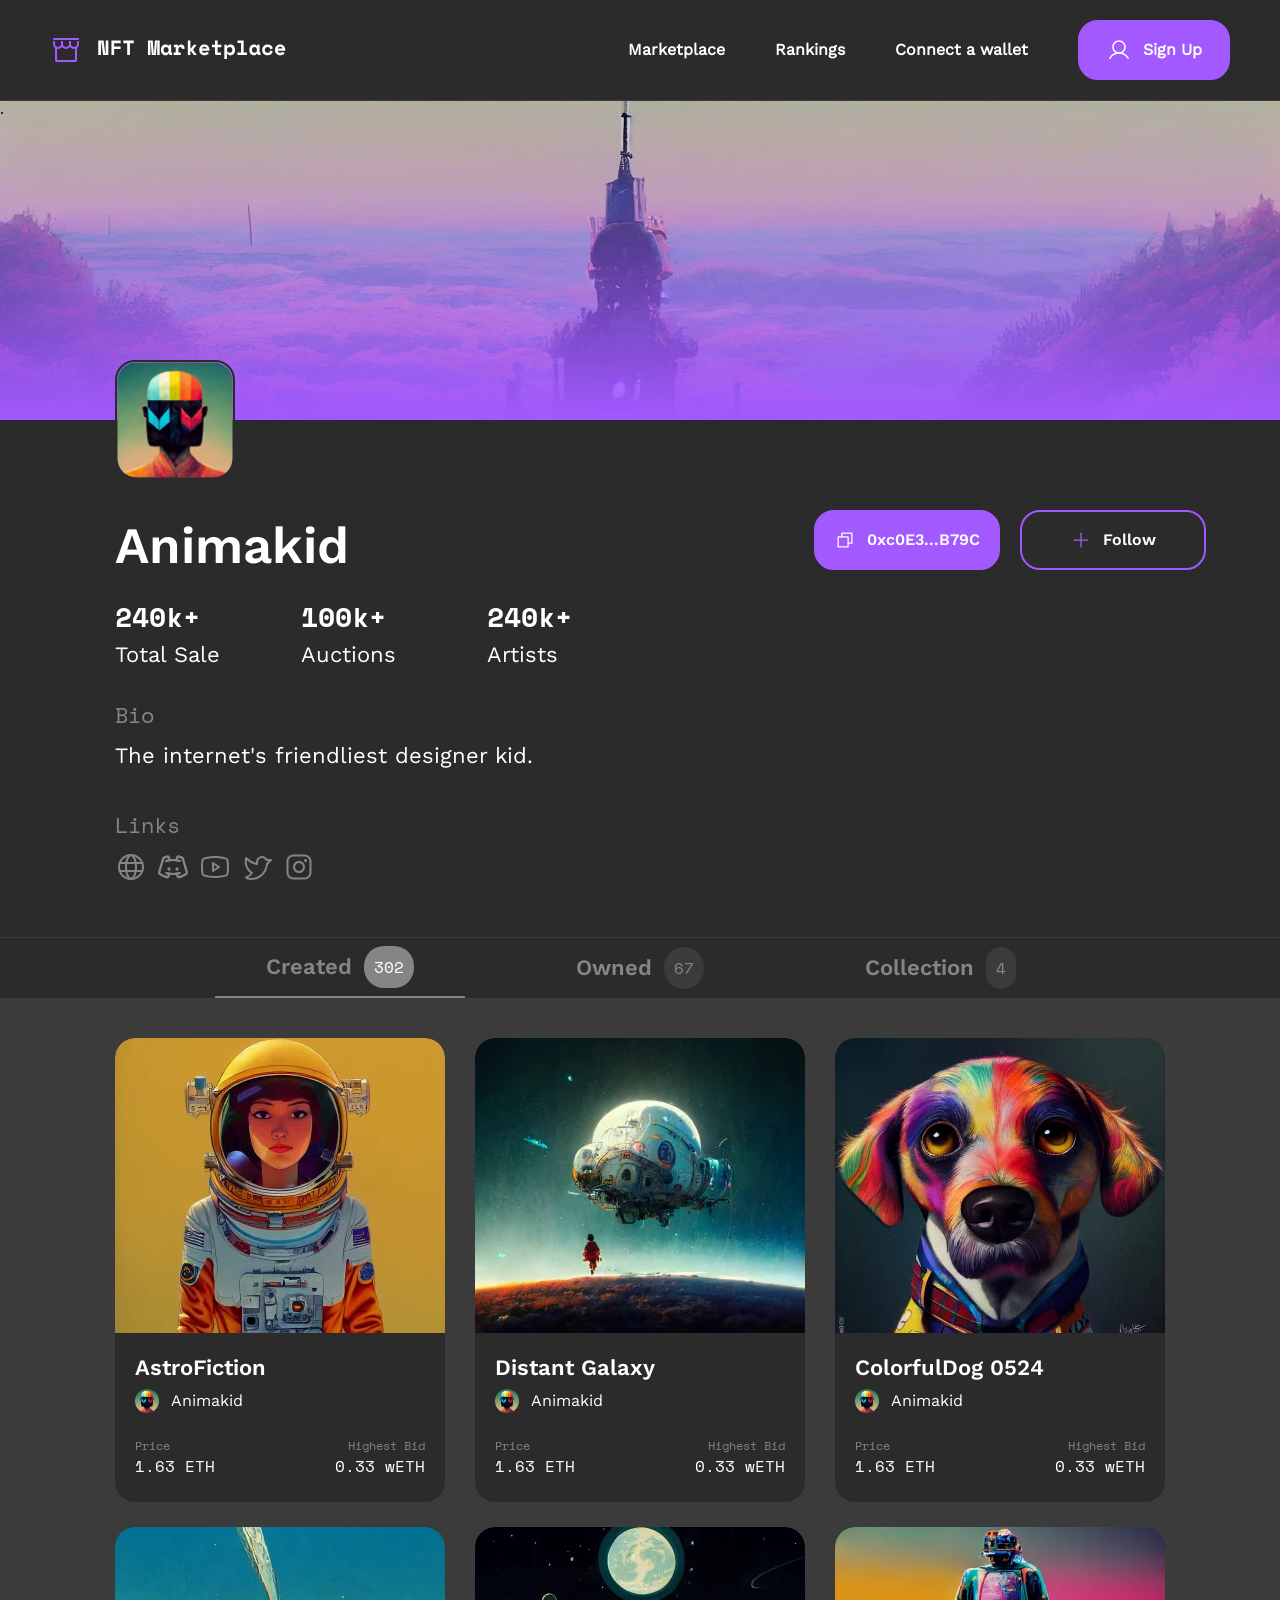
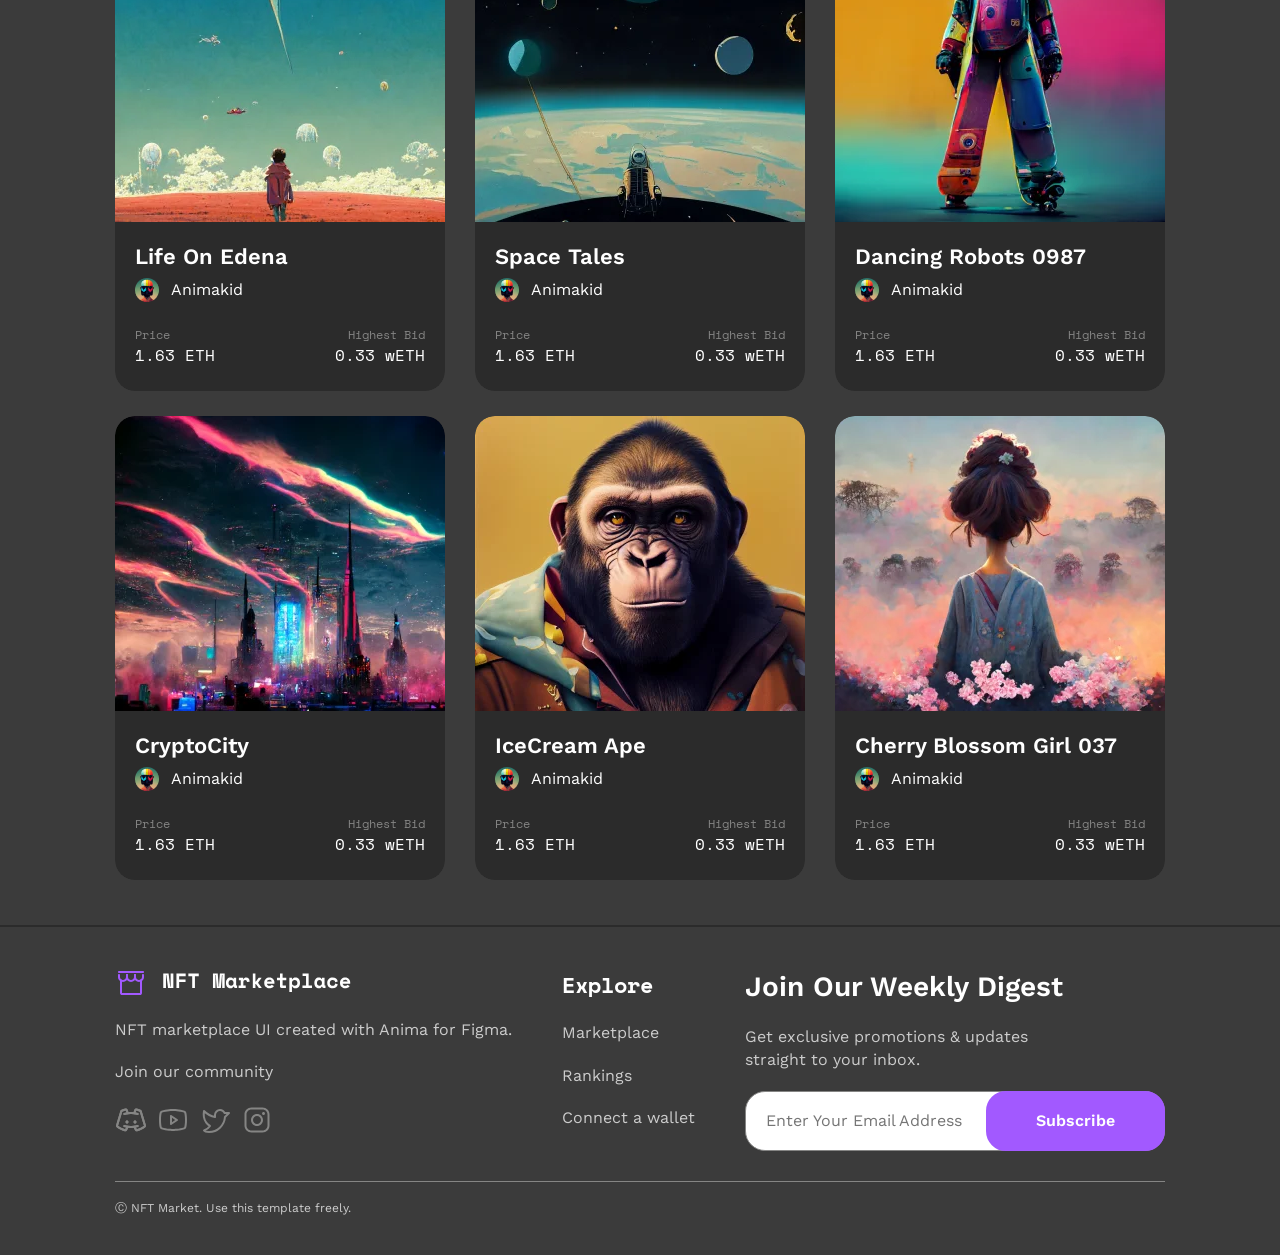
<file: artistpage.html>
<!DOCTYPE html>
<html lang="en">
  <head>
    <meta charset="UTF-8" />
    <meta name="viewport" content="width=device-width, initial-scale=1.0" />
    <meta http-equiv="X-UA-Compatible" content="ie=edge" />
    <title>Artist Page</title>
    <link rel="icon" type="image/x-icon" href="images/favicon.png">
    <link rel="stylesheet" href="css/normalize.css" />
    <link rel="stylesheet" href="css/style.css" />
    <link rel="stylesheet" href="css/atropos.css" />
  </head>
  <body>
    <div class="body-wrapper">
      <div class="overlay" onclick="toggleClasses()"></div>
      <header class="header">
        <section class="header_inner">
          <nav class="header_logo hvr-shrink">
            <a href="index.html" class="header_logo_container">
              <img
                src="images/storefront.svg"
                alt="NFT Marketplace"
                class="header_storefrontimg"
              />
              <img
                src="images/marketplace.svg"
                alt="NFT Marketplace"
                class="header_marketplaceimg"
              />
            </a>
          </nav>
          <a class="header_menubtn" onclick="toggleClasses()">
            <img
              src="images/burgermenu.svg"
              alt="Menu"
              class="header_burgermenu"
            />
          </a>
          <nav class="header_menu">
            <a href="marketplace.html" class="header_menuitem hvr-shrink">
              <img src="images/market.svg" alt="" />
              <p class="base-sans">Marketplace</p></a
            >
            <a href="topcreators.html" class="header_menuitem hvr-shrink">
              <img src="images/rank.svg" alt="" />
              <p class="base-sans">Rankings</p></a
            >
            <a href="connectwallet.html" class="header_menuitem hvr-shrink"
              ><img src="images/wallet.svg" alt="" />
              <p class="base-sans">Connect a wallet</p></a
            >
            <a
              href="createaccount.html"
              class="header_menuitem_button btn hvr-shrink"
            >
              <img src="images/user.svg" alt="" />
              <p class="base-sans">Sign Up</p></a
            >
            <div class="header_join">
              <p class="base-sans">Join our community</p>
              <div class="footer_socialpics">
                <a href="https://discord.com/"
                  ><img src="images/discord.svg" alt=""
                /></a>
                <a href="https://youtube.com/"
                  ><img src="images/youtube.svg" alt=""
                /></a>
                <a href="https://twitter.com/"
                  ><img src="images/twitter.svg" alt=""
                /></a>
                <a href="https://instagram.com/"
                  ><img src="images/instagram.svg" alt=""
                /></a>
              </div>
            </div>
          </nav>
        </section>
      </header>

      <section class="coverimg">
        <div class="coverimg_bg">
          <div class="coverimg_gradient">.</div>
        </div>
        <div class="coverimg_placeholder hvr-shrink">
          <img src="images/top-slider-avatar.svg" alt="" class="artistavatar" />
        </div>
      </section>

      <section class="artistinfo container">
        <div class="artistinfo_inner">
          <h4 class="sans">Animakid</h4>
          <div class="artistinfo_buttons">
            <a
              href=""
              style="background-color: #a259ff"
              class="artistinfo_button btn hvr-shrink"
              ><img src="images/copy.svg" alt="" />0xc0E3...B79C</a
            >
            <a href="" class="artistinfo_button btn hvr-shrink"
              ><img src="images/plus.svg" alt="" />Follow</a
            >
          </div>
          <div class="artistinfo_article_addinfo">
            <div class="artistinfo_article_addinfo_item">
              <h5 class="mono">240k+</h5>
              <p class="base-sans">Total Sale</p>
            </div>
            <div class="artistinfo_article_addinfo_item">
              <h5 class="mono">100k+</h5>
              <p class="base-sans">Auctions</p>
            </div>
            <div class="artistinfo_article_addinfo_item">
              <h5 class="mono">240k+</h5>
              <p class="base-sans">Artists</p>
            </div>
          </div>
          <article class="artistinfo_bio">
            <p style="color: #858584" class="base-mono">Bio</p>
            <p class="base-sans">The internet's friendliest designer kid.</p>
          </article>
          <div class="artistinfo_links">
            <p style="color: #858584" class="base-mono">Links</p>
            <div class="artistinfo_socials">
              <a href="https://www.google.com/" class="hvr-shrink"
                ><img src="images/globe.svg" alt=""
              /></a>
              <a href="https://discord.com/" class="hvr-shrink"
                ><img src="images/discord.svg" alt=""
              /></a>
              <a href="https://www.youtube.com/" class="hvr-shrink"
                ><img src="images/youtube.svg" alt=""
              /></a>
              <a href="https://twitter.com/" class="hvr-shrink"
                ><img src="images/twitter.svg" alt=""
              /></a>
              <a href="https://www.instagram.com/" class="hvr-shrink"
                ><img src="images/instagram.svg" alt=""
              /></a>
            </div>
          </div>
        </div>
      </section>

      <section class="tabbar">
        <div class="tabbar_inner">
          <div
            style="border-bottom: 2px solid #858584"
            class="tabbar_inner_item"
          >
            <h5 class="sans">Created</h5>
            <p style="background: #858584; color: #fff" class="caption-mono">
              302
            </p>
          </div>
          <div class="tabbar_inner_item">
            <h5 style="color: #858584" class="sans">Owned</h5>
            <p class="caption-mono">67</p>
          </div>
          <div class="tabbar_inner_item">
            <h5 style="color: #858584" class="sans">Collection</h5>
            <p class="caption-mono">4</p>
          </div>
        </div>
      </section>

      <section class="artist_cardrow container"></section>
      <div class="scrollup">
        <svg class="scrollup_svg" viewBox="-2 -2 52 52">
          <path
            class="scrollup_path"
            d="M24,0 A24,24 0 0,1 48,24 A24,24 0 0,1 24,48 A24,24 0 0,1 0,24 A24,24 0 0,1 24,0 Z"
          />
        </svg>
      </div>
      <footer class="footer container">
        <div class="footer_inner">
          <section class="footer_socials">
            <a href="index.html" class="header_logo_container hvr-shrink">
              <img
                src="images/storefront.svg"
                alt="storefront"
                class="header_storefrontimg"
              />
              <img
                src="images/marketplace.svg"
                alt="marketplace"
                class="header_marketplaceimg"
              />
            </a>
            <p class="base-sans">
              NFT marketplace UI created with Anima for Figma.
            </p>
            <p class="base-sans">Join our community</p>
            <div class="footer_socialpics">
              <a href="https://discord.com/" class="hvr-shrink"
                ><img src="images/discord.svg" alt=""
              /></a>
              <a href="https://youtube.com/" class="hvr-shrink"
                ><img src="images/youtube.svg" alt=""
              /></a>
              <a href="https://twitter.com/" class="hvr-shrink"
                ><img src="images/twitter.svg" alt=""
              /></a>
              <a href="https://instagram.com/" class="hvr-shrink"
                ><img src="images/instagram.svg" alt=""
              /></a>
            </div>
          </section>
          <section class="footer_explore">
            <h5 class="mono">Explore</h5>
            <a href="marketplace.html" class="hvr-shrink"
              ><p class="base-sans">Marketplace</p></a
            >
            <a href="topcreators.html" class="hvr-shrink"
              ><p class="base-sans">Rankings</p></a
            >
            <a href="connectwallet.html" class="hvr-shrink"
              ><p class="base-sans">Connect a wallet</p></a
            >
          </section>
          <section class="footer_form">
            <div class="footer_text">
              <h4 class="sans">Join our weekly digest</h4>
              <p class="base-sans">
                Get exclusive promotions & updates straight to your inbox.
              </p>
            </div>
            <input
              class="footer_input"
              type="email"
              placeholder="Enter Your Email Address"
            />
            <a href="#" class="footer_button btn hvr-shrink"
              ><img src="images/rocket.png" alt="" />Subscribe</a
            >
          </section>
        </div>
        <p style="color: #cccccc" class="caption-sans">
          Ⓒ NFT Market. Use this template freely.
        </p>
      </footer>
    </div>
    <script src="js/artistpage.js"></script>
    <script src="js/atropos.js"></script>
    <script src="https://ajax.googleapis.com/ajax/libs/jquery/3.4.1/jquery.min.js"></script>
    <script src="js/main.js"></script>
  </body>
</html>
</file>
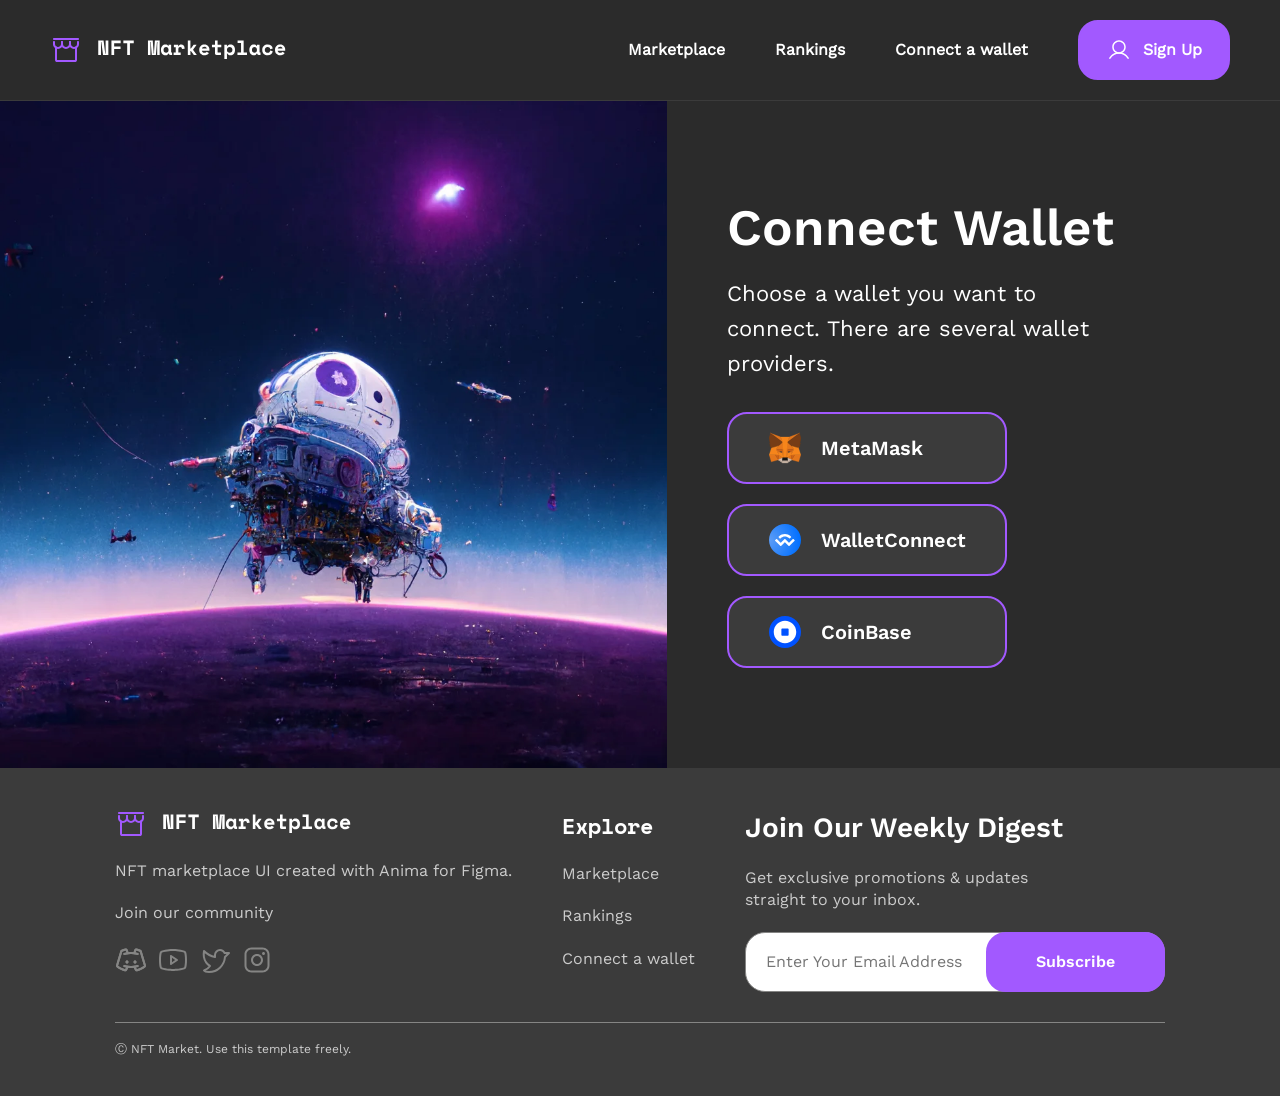
<file: connectwallet.html>
<!DOCTYPE html>
<html lang="en">
  <head>
    <meta charset="UTF-8" />
    <meta name="viewport" content="width=device-width, initial-scale=1.0" />
    <meta http-equiv="X-UA-Compatible" content="ie=edge" />
    <title>Connect Wallet</title>
    <link rel="icon" type="image/x-icon" href="images/favicon.png">
    <link rel="stylesheet" href="css/normalize.css" />
    <link rel="stylesheet" href="css/style.css" />
  </head>
  <body>
    <div class="body-wrapper">
      <div class="overlay" onclick="toggleClasses()"></div>
      <header class="header">
        <section class="header_inner">
          <nav class="header_logo hvr-shrink">
            <a href="index.html" class="header_logo_container">
              <img
                src="images/storefront.svg"
                alt="NFT Marketplace"
                class="header_storefrontimg"
              />
              <img
                src="images/marketplace.svg"
                alt="NFT Marketplace"
                class="header_marketplaceimg"
              />
            </a>
          </nav>
          <a class="header_menubtn" onclick="toggleClasses()">
            <img
              src="images/burgermenu.svg"
              alt="Menu"
              class="header_burgermenu"
            />
          </a>
          <nav class="header_menu">
            <a href="marketplace.html" class="header_menuitem hvr-shrink">
              <img src="images/market.svg" alt="" />
              <p class="base-sans">Marketplace</p></a
            >
            <a href="topcreators.html" class="header_menuitem hvr-shrink">
              <img src="images/rank.svg" alt="" />
              <p class="base-sans">Rankings</p></a
            >
            <a href="connectwallet.html" class="header_menuitem hvr-shrink"
              ><img src="images/wallet.svg" alt="" />
              <p class="base-sans">Connect a wallet</p></a
            >
            <a
              href="createaccount.html"
              class="header_menuitem_button btn hvr-shrink"
            >
              <img src="images/user.svg" alt="" />
              <p class="base-sans">Sign Up</p></a
            >
            <div class="header_join">
              <p class="base-sans">Join our community</p>
              <div class="footer_socialpics">
                <a href="https://discord.com/"
                  ><img src="images/discord.svg" alt=""
                /></a>
                <a href="https://youtube.com/"
                  ><img src="images/youtube.svg" alt=""
                /></a>
                <a href="https://twitter.com/"
                  ><img src="images/twitter.svg" alt=""
                /></a>
                <a href="https://instagram.com/"
                  ><img src="images/instagram.svg" alt=""
                /></a>
              </div>
            </div>
          </nav>
        </section>
      </header>

      <section class="connectwallet">
        <div class="connectwallet_inner">
          <div class="connectwallet_img"></div>
          <div class="connectwallet_main">
            <div class="connectwallet_header">
              <h3 class="sans">Connect Wallet</h3>
              <p class="base-sans">
                Choose a wallet you want to connect. There are several wallet
                providers.
              </p>
            </div>
            <div class="connectwallet_buttons">
              <a href="#" class="connectwallet_button btn hvr-shrink"
                ><img src="images/metamask.svg" alt="" />MetaMask</a
              >
              <a href="#" class="connectwallet_button btn hvr-shrink"
                ><img src="images/walletconnect.svg" alt="" />WalletConnect</a
              >
              <a href="#" class="connectwallet_button btn hvr-shrink"
                ><img src="images/coinbase.svg" alt="" />CoinBase</a
              >
            </div>
          </div>
        </div>
      </section>
      <div class="scrollup">
        <svg class="scrollup_svg" viewBox="-2 -2 52 52">
          <path
            class="scrollup_path"
            d="M24,0 A24,24 0 0,1 48,24 A24,24 0 0,1 24,48 A24,24 0 0,1 0,24 A24,24 0 0,1 24,0 Z"
          />
        </svg>
      </div>
      <footer class="footer container">
        <div class="footer_inner">
          <section class="footer_socials">
            <a href="index.html" class="header_logo_container hvr-shrink">
              <img
                src="images/storefront.svg"
                alt="storefront"
                class="header_storefrontimg"
              />
              <img
                src="images/marketplace.svg"
                alt="marketplace"
                class="header_marketplaceimg"
              />
            </a>
            <p class="base-sans">
              NFT marketplace UI created with Anima for Figma.
            </p>
            <p class="base-sans">Join our community</p>
            <div class="footer_socialpics">
              <a href="https://discord.com/" class="hvr-shrink"
                ><img src="images/discord.svg" alt=""
              /></a>
              <a href="https://youtube.com/" class="hvr-shrink"
                ><img src="images/youtube.svg" alt=""
              /></a>
              <a href="https://twitter.com/" class="hvr-shrink"
                ><img src="images/twitter.svg" alt=""
              /></a>
              <a href="https://instagram.com/" class="hvr-shrink"
                ><img src="images/instagram.svg" alt=""
              /></a>
            </div>
          </section>
          <section class="footer_explore">
            <h5 class="mono">Explore</h5>
            <a href="marketplace.html" class="hvr-shrink"
              ><p class="base-sans">Marketplace</p></a
            >
            <a href="topcreators.html" class="hvr-shrink"
              ><p class="base-sans">Rankings</p></a
            >
            <a href="connectwallet.html" class="hvr-shrink"
              ><p class="base-sans">Connect a wallet</p></a
            >
          </section>
          <section class="footer_form">
            <div class="footer_text">
              <h4 class="sans">Join our weekly digest</h4>
              <p class="base-sans">
                Get exclusive promotions & updates straight to your inbox.
              </p>
            </div>
            <input
              class="footer_input"
              type="email"
              placeholder="Enter Your Email Address"
            />
            <a href="#" class="footer_button btn hvr-shrink"
              ><img src="images/rocket.png" alt="" />Subscribe</a
            >
          </section>
        </div>
        <p style="color: #cccccc" class="caption-sans">
          Ⓒ NFT Market. Use this template freely.
        </p>
      </footer>
    </div>
    <script src="https://ajax.googleapis.com/ajax/libs/jquery/3.4.1/jquery.min.js"></script>
    <script src="js/main.js"></script>
  </body>
</html>
</file>
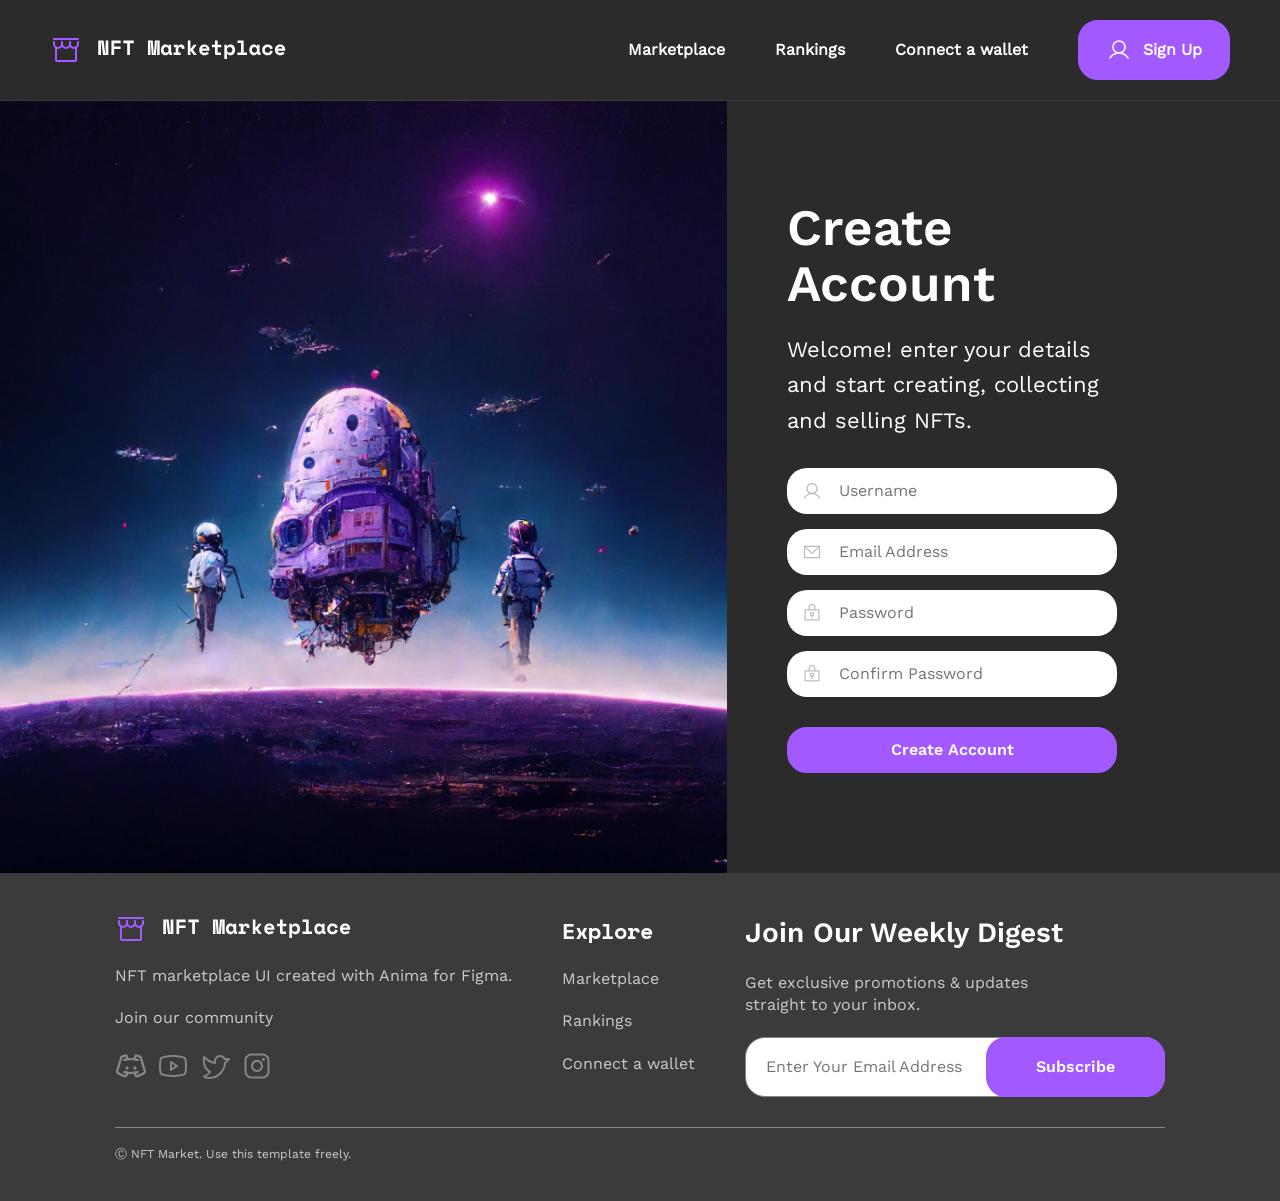
<file: createaccount.html>
<!DOCTYPE html>
<html lang="en">
  <head>
    <meta charset="UTF-8" />
    <meta name="viewport" content="width=device-width, initial-scale=1.0" />
    <meta http-equiv="X-UA-Compatible" content="ie=edge" />
    <title>Sign Up</title>
    <link rel="icon" type="image/x-icon" href="images/favicon.png">
    <link rel="stylesheet" href="css/normalize.css" />
    <link rel="stylesheet" href="css/style.css" />
  </head>
  <body>
    <div class="body-wrapper">
      <div class="overlay" onclick="toggleClasses()"></div>
      <header class="header">
        <section class="header_inner">
          <nav class="header_logo hvr-shrink">
            <a href="index.html" class="header_logo_container">
              <img
                src="images/storefront.svg"
                alt="NFT Marketplace"
                class="header_storefrontimg"
              />
              <img
                src="images/marketplace.svg"
                alt="NFT Marketplace"
                class="header_marketplaceimg"
              />
            </a>
          </nav>
          <a class="header_menubtn" onclick="toggleClasses()">
            <img
              src="images/burgermenu.svg"
              alt="Menu"
              class="header_burgermenu"
            />
          </a>
          <nav class="header_menu">
            <a href="marketplace.html" class="header_menuitem hvr-shrink">
              <img src="images/market.svg" alt="" />
              <p class="base-sans">Marketplace</p></a
            >
            <a href="topcreators.html" class="header_menuitem hvr-shrink">
              <img src="images/rank.svg" alt="" />
              <p class="base-sans">Rankings</p></a
            >
            <a href="connectwallet.html" class="header_menuitem hvr-shrink"
              ><img src="images/wallet.svg" alt="" />
              <p class="base-sans">Connect a wallet</p></a
            >
            <a
              href="createaccount.html"
              class="header_menuitem_button btn hvr-shrink"
            >
              <img src="images/user.svg" alt="" />
              <p class="base-sans">Sign Up</p></a
            >
            <div class="header_join">
              <p class="base-sans">Join our community</p>
              <div class="footer_socialpics">
                <a href="https://discord.com/"
                  ><img src="images/discord.svg" alt=""
                /></a>
                <a href="https://youtube.com/"
                  ><img src="images/youtube.svg" alt=""
                /></a>
                <a href="https://twitter.com/"
                  ><img src="images/twitter.svg" alt=""
                /></a>
                <a href="https://instagram.com/"
                  ><img src="images/instagram.svg" alt=""
                /></a>
              </div>
            </div>
          </nav>
        </section>
      </header>

      <section class="createacc">
        <div class="createacc_inner">
          <div class="createacc_img"></div>
          <div class="createacc_main">
            <div class="createacc_header">
              <h3 class="sans">Create Account</h3>
              <p class="base-sans">
                Welcome! enter your details and start creating, collecting and
                selling NFTs.
              </p>
            </div>
            <form action="" class="createacc_form">
              <input
                id="nameicon"
                type="text"
                placeholder="Username"
                class="form_input"
              />
              <input
                id="emailicon"
                type="email"
                placeholder="Email Address"
                class="form_input"
              />
              <input
                id="passicon"
                type="password"
                placeholder="Password"
                class="form_input"
              />
              <input
                id="passicon"
                type="password"
                placeholder="Confirm Password"
                class="form_input"
              />
            </form>
            <a href="#" class="createacc_button btn hvr-shrink"
              >Create Account</a
            >
          </div>
        </div>
      </section>
      <div class="scrollup">
        <svg class="scrollup_svg" viewBox="-2 -2 52 52">
          <path
            class="scrollup_path"
            d="M24,0 A24,24 0 0,1 48,24 A24,24 0 0,1 24,48 A24,24 0 0,1 0,24 A24,24 0 0,1 24,0 Z"
          />
        </svg>
      </div>
      <footer class="footer container">
        <div class="footer_inner">
          <section class="footer_socials">
            <a href="index.html" class="header_logo_container hvr-shrink">
              <img
                src="images/storefront.svg"
                alt="storefront"
                class="header_storefrontimg"
              />
              <img
                src="images/marketplace.svg"
                alt="marketplace"
                class="header_marketplaceimg"
              />
            </a>
            <p class="base-sans">
              NFT marketplace UI created with Anima for Figma.
            </p>
            <p class="base-sans">Join our community</p>
            <div class="footer_socialpics">
              <a href="https://discord.com/" class="hvr-shrink"
                ><img src="images/discord.svg" alt=""
              /></a>
              <a href="https://youtube.com/" class="hvr-shrink"
                ><img src="images/youtube.svg" alt=""
              /></a>
              <a href="https://twitter.com/" class="hvr-shrink"
                ><img src="images/twitter.svg" alt=""
              /></a>
              <a href="https://instagram.com/" class="hvr-shrink"
                ><img src="images/instagram.svg" alt=""
              /></a>
            </div>
          </section>
          <section class="footer_explore">
            <h5 class="mono">Explore</h5>
            <a href="marketplace.html" class="hvr-shrink"
              ><p class="base-sans">Marketplace</p></a
            >
            <a href="topcreators.html" class="hvr-shrink"
              ><p class="base-sans">Rankings</p></a
            >
            <a href="connectwallet.html" class="hvr-shrink"
              ><p class="base-sans">Connect a wallet</p></a
            >
          </section>
          <section class="footer_form">
            <div class="footer_text">
              <h4 class="sans">Join our weekly digest</h4>
              <p class="base-sans">
                Get exclusive promotions & updates straight to your inbox.
              </p>
            </div>
            <input
              class="footer_input"
              type="email"
              placeholder="Enter Your Email Address"
            />
            <a href="#" class="footer_button btn hvr-shrink"
              ><img src="images/rocket.png" alt="" />Subscribe</a
            >
          </section>
        </div>
        <p style="color: #cccccc" class="caption-sans">
          Ⓒ NFT Market. Use this template freely.
        </p>
      </footer>
    </div>
    <script src="https://ajax.googleapis.com/ajax/libs/jquery/3.4.1/jquery.min.js"></script>
    <script src="js/main.js"></script>
  </body>
</html>
</file>
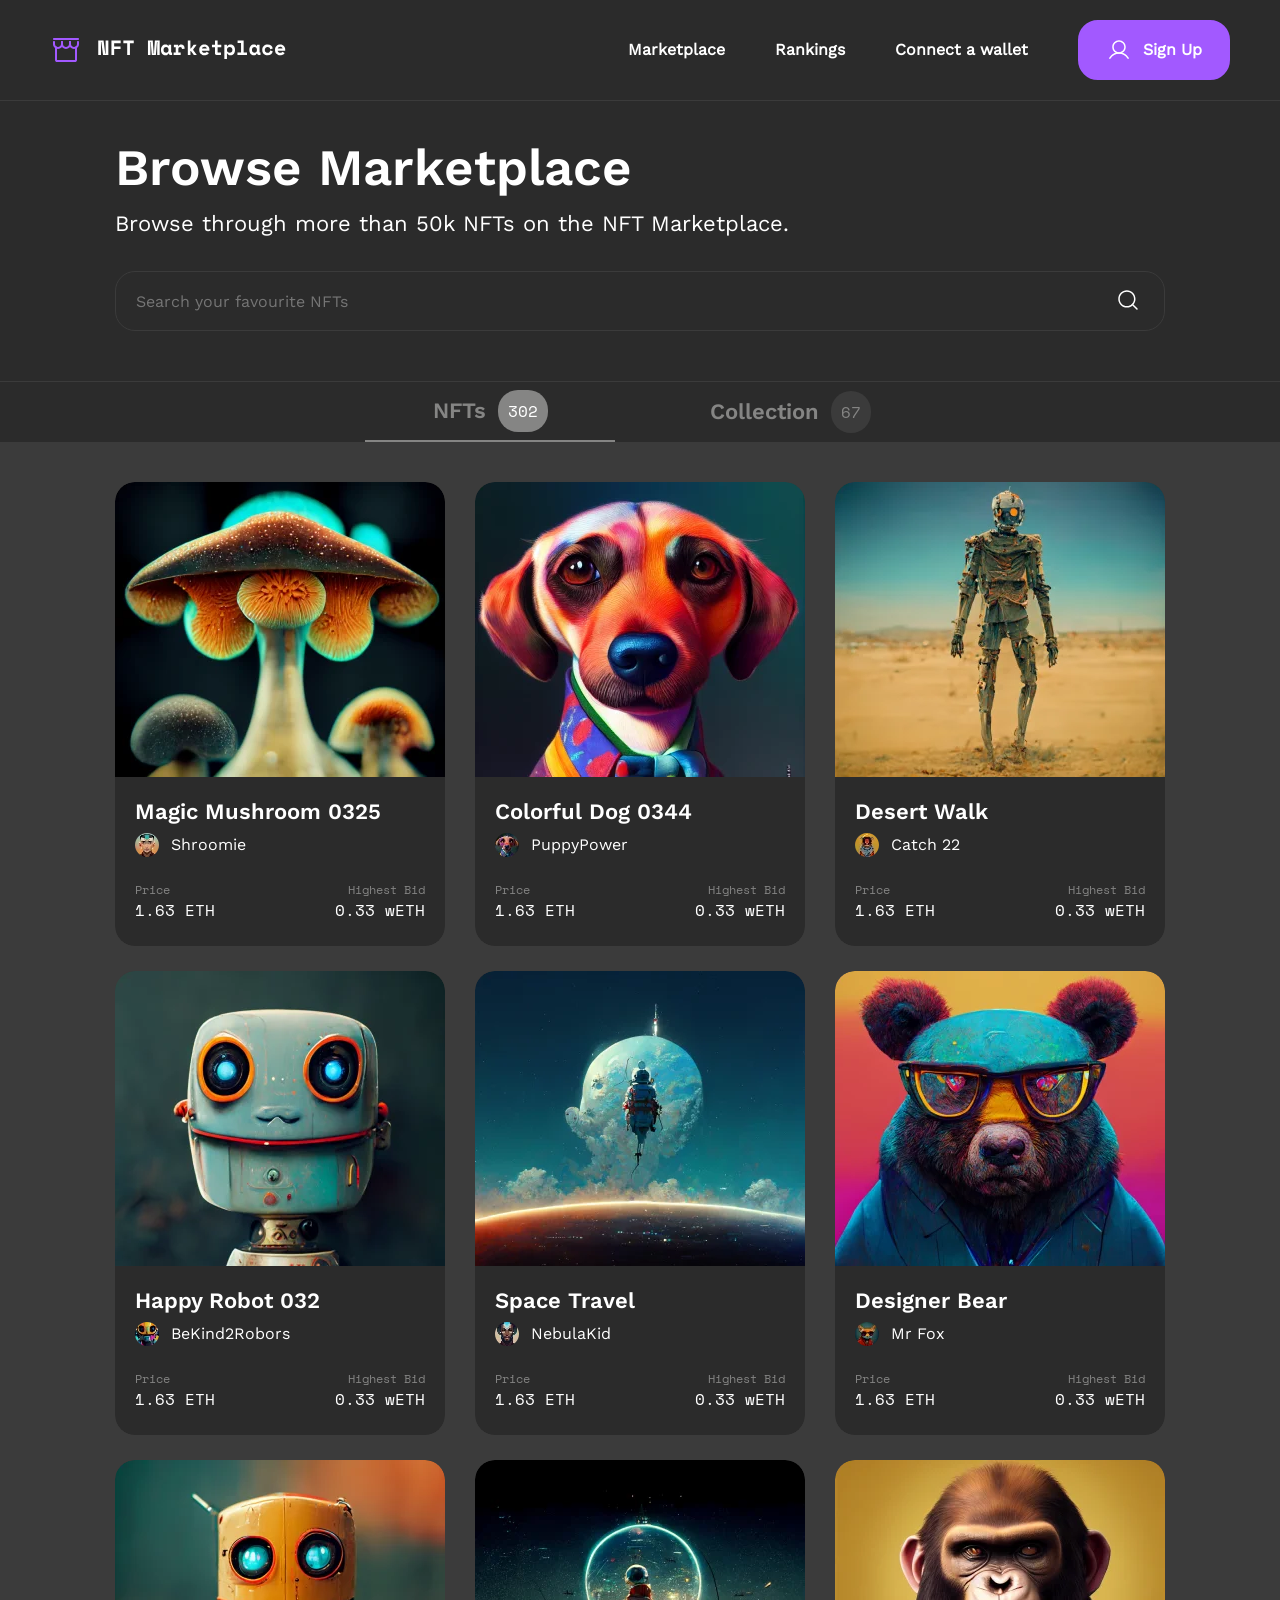
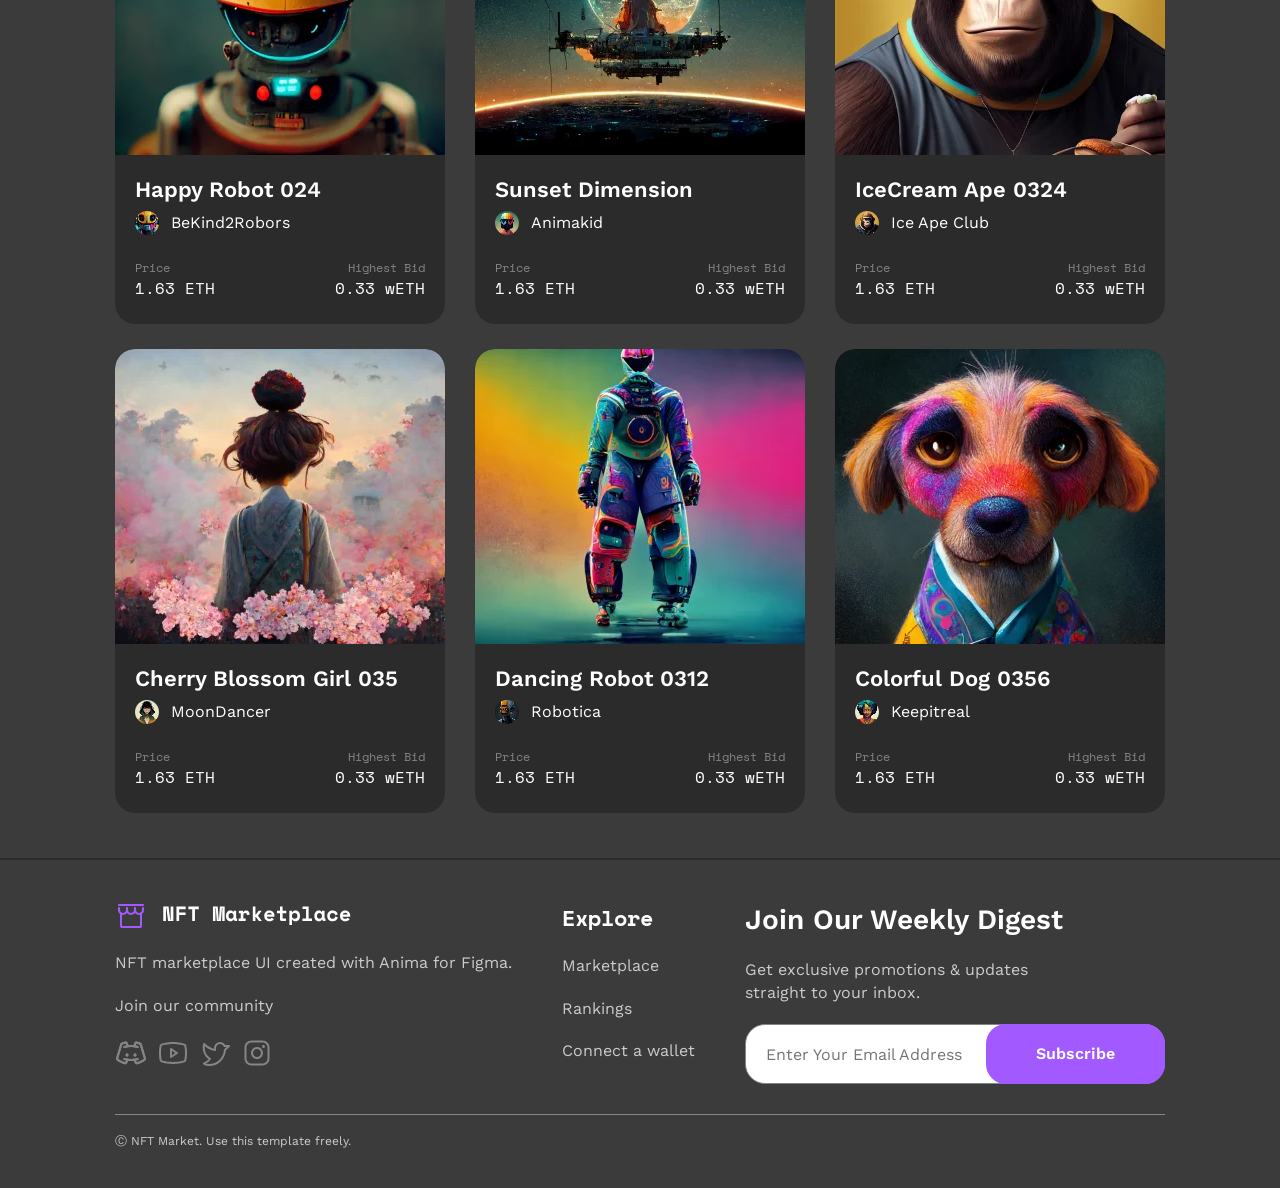
<file: marketplace.html>
<!DOCTYPE html>
<html lang="en">
  <head>
    <meta charset="UTF-8" />
    <meta name="viewport" content="width=device-width, initial-scale=1.0" />
    <meta http-equiv="X-UA-Compatible" content="ie=edge" />
    <title>Browse Marketplace</title>
    <link rel="icon" type="image/x-icon" href="images/favicon.png">
    <link rel="stylesheet" href="css/normalize.css" />
    <link rel="stylesheet" href="css/style.css" />
    <link rel="stylesheet" href="css/atropos.css" />
  </head>
  <body>
    <div class="body-wrapper">
      <div class="overlay" onclick="toggleClasses()"></div>
      <header class="header">
        <section class="header_inner">
          <nav class="header_logo hvr-shrink">
            <a href="index.html" class="header_logo_container">
              <img
                src="images/storefront.svg"
                alt="NFT Marketplace"
                class="header_storefrontimg"
              />
              <img
                src="images/marketplace.svg"
                alt="NFT Marketplace"
                class="header_marketplaceimg"
              />
            </a>
          </nav>
          <a class="header_menubtn" onclick="toggleClasses()">
            <img
              src="images/burgermenu.svg"
              alt="Menu"
              class="header_burgermenu"
            />
          </a>
          <nav class="header_menu">
            <a href="marketplace.html" class="header_menuitem hvr-shrink">
              <img src="images/market.svg" alt="" />
              <p class="base-sans">Marketplace</p></a
            >
            <a href="topcreators.html" class="header_menuitem hvr-shrink">
              <img src="images/rank.svg" alt="" />
              <p class="base-sans">Rankings</p></a
            >
            <a href="connectwallet.html" class="header_menuitem hvr-shrink"
              ><img src="images/wallet.svg" alt="" />
              <p class="base-sans">Connect a wallet</p></a
            >
            <a
              href="createaccount.html"
              class="header_menuitem_button btn hvr-shrink"
            >
              <img src="images/user.svg" alt="" />
              <p class="base-sans">Sign Up</p></a
            >
            <div class="header_join">
              <p class="base-sans">Join our community</p>
              <div class="footer_socialpics">
                <a href="https://discord.com/"
                  ><img src="images/discord.svg" alt=""
                /></a>
                <a href="https://youtube.com/"
                  ><img src="images/youtube.svg" alt=""
                /></a>
                <a href="https://twitter.com/"
                  ><img src="images/twitter.svg" alt=""
                /></a>
                <a href="https://instagram.com/"
                  ><img src="images/instagram.svg" alt=""
                /></a>
              </div>
            </div>
          </nav>
        </section>
      </header>

      <div class="overlay"></div>

      <section class="marketplace container">
        <div class="marketplace_inner">
          <div class="marketplace_headline">
            <h4 class="sans">Browse Marketplace</h4>
            <p class="base-sans">
              Browse through more than 50k NFTs on the NFT Marketplace.
            </p>
          </div>
          <input
            type="search"
            class="marketplace_search"
            placeholder="Search your favourite NFTs"
          />
        </div>
      </section>
      <section class="tabbar">
        <div class="tabbar_inner">
          <div
            style="border-bottom: 2px solid #858584"
            class="tabbar_inner_item"
          >
            <h5 class="sans">NFTs</h5>
            <p style="background: #858584; color: #fff" class="caption-mono">
              302
            </p>
          </div>
          <div class="tabbar_inner_item">
            <h5 style="color: #858584" class="sans">Collection</h5>
            <p class="caption-mono">67</p>
          </div>
        </div>
      </section>
      <section class="marketplace_cardrow container"></section>
      <div class="scrollup">
        <svg class="scrollup_svg" viewBox="-2 -2 52 52">
          <path
            class="scrollup_path"
            d="M24,0 A24,24 0 0,1 48,24 A24,24 0 0,1 24,48 A24,24 0 0,1 0,24 A24,24 0 0,1 24,0 Z"
          />
        </svg>
      </div>
      <footer class="footer container">
        <div class="footer_inner">
          <section class="footer_socials">
            <a href="index.html" class="header_logo_container hvr-shrink">
              <img
                src="images/storefront.svg"
                alt="storefront"
                class="header_storefrontimg"
              />
              <img
                src="images/marketplace.svg"
                alt="marketplace"
                class="header_marketplaceimg"
              />
            </a>
            <p class="base-sans">
              NFT marketplace UI created with Anima for Figma.
            </p>
            <p class="base-sans">Join our community</p>
            <div class="footer_socialpics">
              <a href="https://discord.com/" class="hvr-shrink"
                ><img src="images/discord.svg" alt=""
              /></a>
              <a href="https://youtube.com/" class="hvr-shrink"
                ><img src="images/youtube.svg" alt=""
              /></a>
              <a href="https://twitter.com/" class="hvr-shrink"
                ><img src="images/twitter.svg" alt=""
              /></a>
              <a href="https://instagram.com/" class="hvr-shrink"
                ><img src="images/instagram.svg" alt=""
              /></a>
            </div>
          </section>
          <section class="footer_explore">
            <h5 class="mono">Explore</h5>
            <a href="marketplace.html" class="hvr-shrink"
              ><p class="base-sans">Marketplace</p></a
            >
            <a href="topcreators.html" class="hvr-shrink"
              ><p class="base-sans">Rankings</p></a
            >
            <a href="connectwallet.html" class="hvr-shrink"
              ><p class="base-sans">Connect a wallet</p></a
            >
          </section>
          <section class="footer_form">
            <div class="footer_text">
              <h4 class="sans">Join our weekly digest</h4>
              <p class="base-sans">
                Get exclusive promotions & updates straight to your inbox.
              </p>
            </div>
            <input
              class="footer_input"
              type="email"
              placeholder="Enter Your Email Address"
            />
            <a href="#" class="footer_button btn hvr-shrink"
              ><img src="images/rocket.png" alt="" />Subscribe</a
            >
          </section>
        </div>
        <p style="color: #cccccc" class="caption-sans">
          Ⓒ NFT Market. Use this template freely.
        </p>
      </footer>
    </div>
    <script src="js/marketplace.js"></script>
    <script src="js/search.js"></script>
    <script src="js/atropos.js"></script>
    <script src="https://ajax.googleapis.com/ajax/libs/jquery/3.4.1/jquery.min.js"></script>
    <script src="js/main.js"></script>
  </body>
</html>
</file>
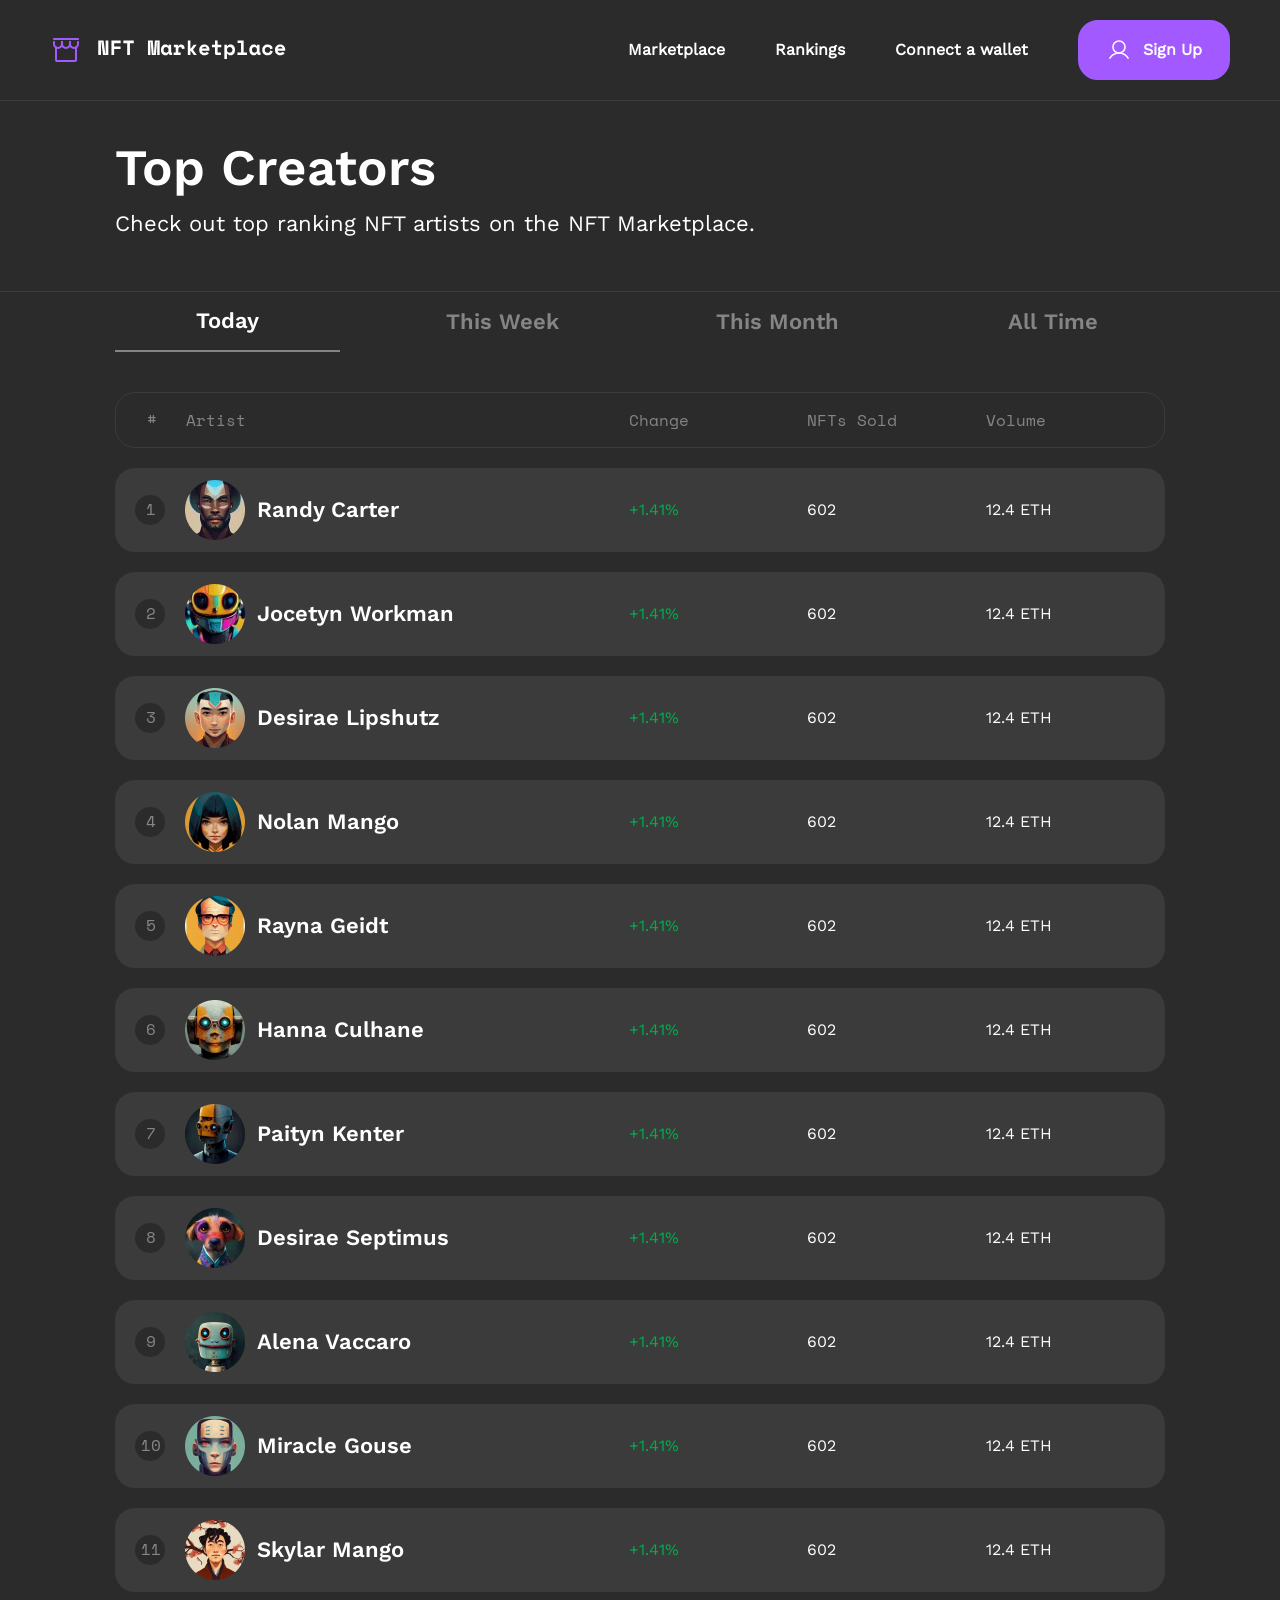
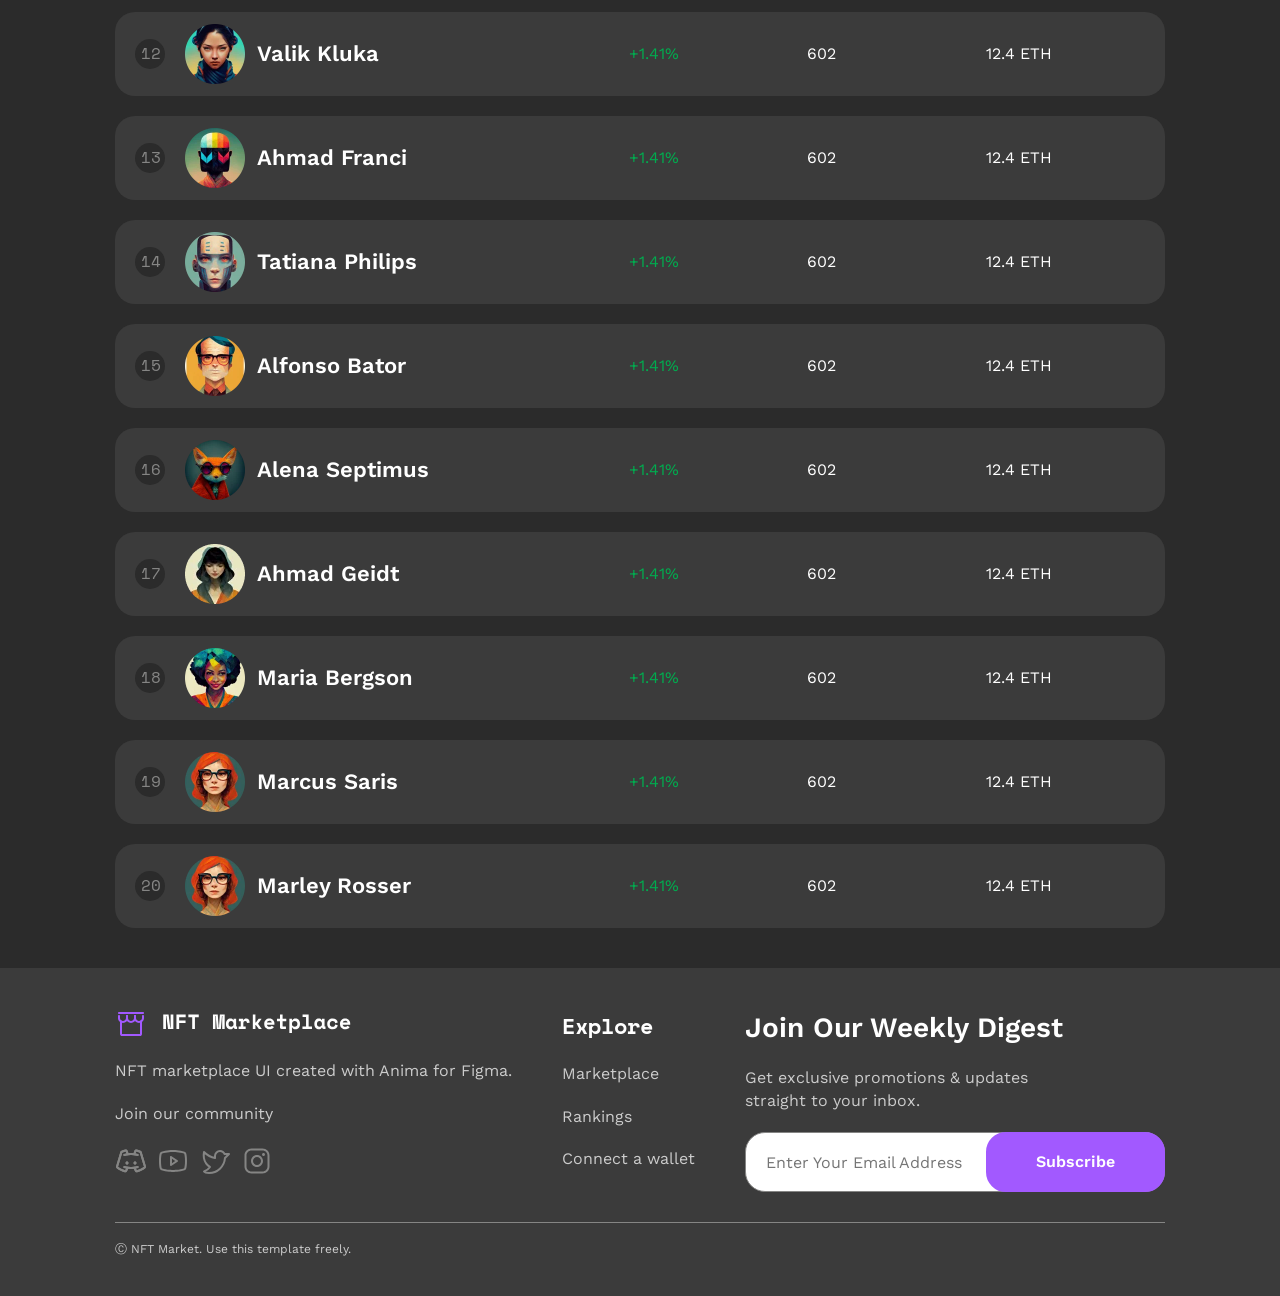
<file: topcreators.html>
<!DOCTYPE html>
<html lang="en">
  <head>
    <meta charset="UTF-8" />
    <meta name="viewport" content="width=device-width, initial-scale=1.0" />
    <meta http-equiv="X-UA-Compatible" content="ie=edge" />
    <title>Top Creators</title>
    <link rel="icon" type="image/x-icon" href="images/favicon.png">
    <link rel="stylesheet" href="css/normalize.css" />
    <link rel="stylesheet" href="css/style.css" />
  </head>
  <body>
    <div class="body-wrapper">
      <div class="overlay" onclick="toggleClasses()"></div>
      <header class="header">
        <section class="header_inner">
          <nav class="header_logo hvr-shrink">
            <a href="index.html" class="header_logo_container">
              <img
                src="images/storefront.svg"
                alt="NFT Marketplace"
                class="header_storefrontimg"
              />
              <img
                src="images/marketplace.svg"
                alt="NFT Marketplace"
                class="header_marketplaceimg"
              />
            </a>
          </nav>
          <a class="header_menubtn" onclick="toggleClasses()">
            <img
              src="images/burgermenu.svg"
              alt="Menu"
              class="header_burgermenu"
            />
          </a>
          <nav class="header_menu">
            <a href="marketplace.html" class="header_menuitem hvr-shrink">
              <img src="images/market.svg" alt="" />
              <p class="base-sans">Marketplace</p></a
            >
            <a href="topcreators.html" class="header_menuitem hvr-shrink">
              <img src="images/rank.svg" alt="" />
              <p class="base-sans">Rankings</p></a
            >
            <a href="connectwallet.html" class="header_menuitem hvr-shrink"
              ><img src="images/wallet.svg" alt="" />
              <p class="base-sans">Connect a wallet</p></a
            >
            <a
              href="createaccount.html"
              class="header_menuitem_button btn hvr-shrink"
            >
              <img src="images/user.svg" alt="" />
              <p class="base-sans">Sign Up</p></a
            >
            <div class="header_join">
              <p class="base-sans">Join our community</p>
              <div class="footer_socialpics">
                <a href="https://discord.com/"
                  ><img src="images/discord.svg" alt=""
                /></a>
                <a href="https://youtube.com/"
                  ><img src="images/youtube.svg" alt=""
                /></a>
                <a href="https://twitter.com/"
                  ><img src="images/twitter.svg" alt=""
                /></a>
                <a href="https://instagram.com/"
                  ><img src="images/instagram.svg" alt=""
                /></a>
              </div>
            </div>
          </nav>
        </section>
      </header>

      <section class="topcreators container">
        <div class="marketplace_inner">
          <div class="marketplace_headline">
            <h4 class="sans">Top Creators</h4>
            <p class="base-sans">
              Check out top ranking NFT artists on the NFT Marketplace.
            </p>
          </div>
        </div>
      </section>

      <section class="tabbar">
        <div
          style="padding-top: 0; padding-bottom: 0"
          class="tabbar_inner container"
        >
          <div class="tabbar_inner_item activetab">
            <a href="#"><h5 id="today" class="tab sans">Today</h5></a>
          </div>
          <div class="tabbar_inner_item">
            <h5 id="this-week" class="tab sans">This Week</h5>
          </div>
          <div class="tabbar_inner_item">
            <h5 id="this-month" class="tab sans">This Month</h5>
          </div>
          <div class="tabbar_inner_item">
            <h5 id="all-time" class="tab sans">All Time</h5>
          </div>
        </div>
      </section>

      <section class="rankings container">
        <div class="rankings_inner">
          <div class="rankings_header">
            <p class="table_num base-mono">#</p>
            <p class="table_name caption-mono">Artist</p>
            <p class="table_change caption-mono">Change</p>
            <p class="table_sold caption-mono">NFTs Sold</p>
            <p class="table_price caption-mono">Volume</p>
          </div>
          <div class="rankings_table"></div>
        </div>
      </section>
      <div class="scrollup">
        <svg class="scrollup_svg" viewBox="-2 -2 52 52">
          <path
            class="scrollup_path"
            d="M24,0 A24,24 0 0,1 48,24 A24,24 0 0,1 24,48 A24,24 0 0,1 0,24 A24,24 0 0,1 24,0 Z"
          />
        </svg>
      </div>
      <footer class="footer container">
        <div class="footer_inner">
          <section class="footer_socials">
            <a href="index.html" class="header_logo_container hvr-shrink">
              <img
                src="images/storefront.svg"
                alt="storefront"
                class="header_storefrontimg"
              />
              <img
                src="images/marketplace.svg"
                alt="marketplace"
                class="header_marketplaceimg"
              />
            </a>
            <p class="base-sans">
              NFT marketplace UI created with Anima for Figma.
            </p>
            <p class="base-sans">Join our community</p>
            <div class="footer_socialpics">
              <a href="https://discord.com/" class="hvr-shrink"
                ><img src="images/discord.svg" alt=""
              /></a>
              <a href="https://youtube.com/" class="hvr-shrink"
                ><img src="images/youtube.svg" alt=""
              /></a>
              <a href="https://twitter.com/" class="hvr-shrink"
                ><img src="images/twitter.svg" alt=""
              /></a>
              <a href="https://instagram.com/" class="hvr-shrink"
                ><img src="images/instagram.svg" alt=""
              /></a>
            </div>
          </section>
          <section class="footer_explore">
            <h5 class="mono">Explore</h5>
            <a href="marketplace.html" class="hvr-shrink"
              ><p class="base-sans">Marketplace</p></a
            >
            <a href="topcreators.html" class="hvr-shrink"
              ><p class="base-sans">Rankings</p></a
            >
            <a href="connectwallet.html" class="hvr-shrink"
              ><p class="base-sans">Connect a wallet</p></a
            >
          </section>

          <section class="footer_form">
            <div class="footer_text">
              <h4 class="sans">Join our weekly digest</h4>
              <p class="base-sans">
                Get exclusive promotions & updates straight to your inbox.
              </p>
            </div>
            <input
              class="footer_input"
              type="email"
              placeholder="Enter Your Email Address"
            />
            <a href="#" class="footer_button btn hvr-shrink"
              ><img src="images/rocket.png" alt="" />Subscribe</a
            >
          </section>
        </div>
        <p style="color: #cccccc" class="caption-sans">
          Ⓒ NFT Market. Use this template freely.
        </p>
      </footer>
    </div>
    <script src="https://ajax.googleapis.com/ajax/libs/jquery/3.4.1/jquery.min.js"></script>
    <script src="js/topcreators.js"></script>
    <script src="js/main.js"></script>
  </body>
</html>
</file>
<file: css/style.css>
@charset "UTF-8";
@font-face {
  font-family: "Space-Mono";
  font-weight: 400;
  font-style: normal;
  src: url("../fonts/SpaceMono-Regular.woff") format("woff2"), url("../fonts/SpaceMono-Regular.woff2") format("woff");
}
@font-face {
  font-family: "Space-Mono-Bold";
  font-weight: 700;
  font-style: normal;
  src: url("../fonts/SpaceMono-Bold.woff") format("woff2"), url("../fonts/SpaceMono-Bold.woff2") format("woff");
}
@font-face {
  font-family: "Work-Sans";
  font-weight: 400;
  font-style: normal;
  src: url("../fonts/WorkSans-Regular.woff") format("woff2"), url("../fonts/WorkSans-Regular.woff2") format("woff");
}
@font-face {
  font-family: "Work-Sans-SemiBold";
  font-weight: 600;
  font-style: normal;
  src: url("../fonts/WorkSans-SemiBold.woff") format("woff2"), url("../fonts/WorkSans-SemiBold.woff2") format("woff");
}
html {
  box-sizing: border-box;
  min-width: 52px;
}

ul,
li {
  list-style: none;
  padding: 0;
  margin: 0;
}

h1,
h2,
h3,
h4,
h5,
h6,
p {
  margin: 0;
}

input {
  border: none;
}

input[type=search]::-webkit-search-cancel-button,
input[type=search]::-webkit-search-clear-button {
  -webkit-appearance: none;
  appearance: none;
  display: none;
}

h1.mono {
  color: #fff;
  font-family: "Space-Mono-Bold";
  font-size: 67px;
  font-style: normal;
  font-weight: 700;
  line-height: 110%; /* 73.7px */
  text-transform: capitalize;
}

h1.sans {
  color: #fff;
  font-family: "Work-Sans-SemiBold";
  font-size: 67px;
  font-style: normal;
  font-weight: 600;
  line-height: 110%; /* 73.7px */
  text-transform: capitalize;
}

h2.mono {
  color: #fff;
  font-family: "Space-Mono-Bold";
  font-size: 51px;
  font-style: normal;
  font-weight: 700;
  line-height: 110%;
  text-transform: capitalize;
}

h2.sans {
  color: #fff;
  font-family: "Work-Sans-SemiBold";
  font-size: 51px;
  font-style: normal;
  font-weight: 600;
  line-height: 110%;
  text-transform: capitalize;
}

h3.mono {
  color: #fff;
  font-family: "Space-Mono-Bold";
  font-size: 38px;
  font-style: normal;
  font-weight: 700;
  line-height: 120%; /* 45.6px */
  text-transform: capitalize;
}

h3.sans {
  color: #fff;
  font-family: "Work-Sans-SemiBold";
  font-size: 38px;
  font-style: normal;
  font-weight: 600;
  line-height: 120%; /* 45.6px */
  text-transform: capitalize;
}

h4.sans {
  color: #fff;
  font-family: "Work-Sans-SemiBold";
  font-size: 28px;
  font-style: normal;
  font-weight: 600;
  line-height: 140%;
  text-transform: capitalize;
}

h4.mono {
  color: #fff;
  font-family: "Space-Mono-Bold";
  font-size: 28px;
  font-style: normal;
  font-weight: 700;
  line-height: 140%; /* 39.2px */
  text-transform: capitalize;
}

h5.mono {
  color: #fff;
  font-family: "Space-Mono-Bold";
  font-size: 22px;
  font-style: normal;
  font-weight: 700;
  line-height: 160%;
  text-transform: capitalize;
}

h5.sans {
  color: #fff;
  font-family: "Work-Sans-SemiBold";
  font-size: 22px;
  font-style: normal;
  font-weight: 600;
  line-height: 140%; /* 30.8px */
  text-transform: capitalize;
}

p.base-mono {
  color: #858584;
  font-family: "Space-Mono";
  font-size: 16px;
  font-style: normal;
  font-weight: 400;
  line-height: 140%;
}

p.base-sans {
  color: #fff;
  font-family: "Work-Sans";
  font-size: 16px;
  font-style: normal;
  font-weight: 400;
  line-height: 140%;
}

p.caption-mono {
  color: #fff;
  font-family: "Space-Mono";
  font-size: 12px;
  font-style: normal;
  font-weight: 400;
  line-height: 110%;
}

p.caption-sans {
  color: #fff;
  font-family: "Work-Sans";
  font-size: 12px;
  font-style: normal;
  font-weight: 400;
  line-height: 110%;
}

*,
*::after,
*::before {
  box-sizing: inherit;
}

body {
  min-width: 320px;
  overflow-x: hidden;
}

a:link {
  text-decoration: none;
}

a:visited {
  text-decoration: none;
  color: #fff;
}

a:hover {
  text-decoration: none;
}

a:active {
  text-decoration: none;
}

.hide {
  display: none;
}

.hvr-shrink {
  display: inline-block;
  vertical-align: middle;
  transform: perspective(1px) translateZ(0);
  box-shadow: 0 0 1px rgba(0, 0, 0, 0);
  transition-duration: 0.3s;
  transition-property: transform;
}

.hvr-shrink:hover,
.hvr-shrink:focus,
.hvr-shrink:active {
  transform: scale(0.92);
}

body {
  background-color: #2b2b2b;
}

.body-wrapper {
  overflow: hidden;
  width: 100%;
  position: relative;
}

.btn {
  border-radius: 20px;
  border: 2px solid #a259ff;
  display: flex;
  height: 60px;
  padding: 0px 50px;
  justify-content: center;
  align-items: center;
  gap: 12px;
  align-self: stretch;
  color: #fff;
  text-align: center;
  font-family: "Work-Sans-SemiBold";
  font-size: 16px;
  font-style: normal;
  font-weight: 600;
  line-height: 140%;
}

.grey {
  color: #858584;
}

.overlay {
  display: none;
  position: fixed;
  top: 0;
  left: 0;
  width: 100%;
  height: 100%;
  background-color: rgba(0, 0, 0, 0.5);
  -webkit-backdrop-filter: blur(5px);
          backdrop-filter: blur(5px);
  z-index: 5;
}

.show {
  display: flex;
}

.container {
  padding: 40px calc((100vw - 385px) / 2 + 30px);
}

.header {
  position: fixed;
  top: 0;
  width: 100%;
  background-color: #2b2b2b;
  z-index: 6;
  border-bottom: 1px solid #3b3b3b;
}
.header_menu {
  display: block;
}
.header_menubtn {
  z-index: 8;
}
.header_inner {
  padding: 15px 30px;
  display: flex;
  flex-direction: row;
  justify-content: space-between;
}
.header_logo_container {
  display: flex;
  flex-direction: row;
  align-items: center;
  gap: 10px;
}

.hero {
  margin-top: 100px;
}
.hero_inner {
  display: flex;
  flex-direction: column;
  gap: 40px;
  align-items: center;
}
.hero_inner a {
  margin: 0 auto;
}
.hero_article_head {
  display: flex;
  flex-direction: column;
  gap: 10px;
}
.hero_article_button {
  background-color: #a259ff;
  width: 315px;
  text-align: center;
  font-family: "Work-Sans-SemiBold";
  font-size: 16px;
  font-style: normal;
  font-weight: 600;
  line-height: 140%;
}
.hero_article_addinfo {
  display: flex;
  flex-direction: row;
  gap: 30px;
  color: #fff;
  width: 100%;
  align-items: center;
  justify-content: center;
}
.hero_article_addinfo_item {
  display: flex;
  flex-direction: column;
}
.hero_nft_card img {
  width: 100%;
}
.hero_nft_card_img {
  width: 100%;
  height: auto;
}
.hero_nft_card_placeholder {
  height: 109px;
  background-color: #3b3b3b;
  border-radius: 0px 0px 20px 20px;
}
.hero_nft_card_placeholder_info {
  display: flex;
  flex-direction: column;
  gap: 10px;
  padding: 20px;
}
.hero_nft_card_placeholder_artistcard {
  display: flex;
  flex-direction: row;
  gap: 12px;
  align-items: center;
}

.trendingcol_inner {
  display: flex;
  flex-direction: column;
  gap: 40px;
}
.trendingcol_headline {
  display: flex;
  flex-direction: column;
  gap: 10px;
}
.trendingcol_cardrow {
  display: flex;
  flex-direction: row;
  gap: 30px;
  justify-content: space-between;
  align-items: center;
}
.trendingcol_cardrow_item {
  display: flex;
  flex-direction: column;
  gap: 15px;
}
.trendingcol_cardrow_item_cardrow_first, .trendingcol_cardrow_item_cardrow_second {
  display: none;
}
.trendingcol_cardrow_item_primpic img {
  width: 315px;
  height: 315px;
}
.trendingcol_placeholder_info {
  display: flex;
  flex-direction: column;
  gap: 10px;
  padding: 20px;
}
.trendingcol_placeholder_artistcard {
  display: flex;
  flex-direction: row;
  gap: 12px;
  align-items: center;
}
.trendingcol_info {
  display: flex;
  flex-direction: column;
  gap: 10px;
}
.trendingcol_card_placeholder_artistcard {
  display: flex;
  flex-direction: row;
  gap: 12px;
  align-items: center;
}
.trendingcol_cardrow_item_secpic_items {
  display: flex;
  flex-direction: row;
  align-items: center;
  justify-content: space-evenly;
  gap: 15px;
}
.trendingcol_cardrow_item_secpic_items img {
  width: 95px;
  height: 95px;
}
.trendingcol_cardrow_secpic_item_nft {
  border-radius: 20px;
  background-color: #a259ff;
  display: flex;
  height: 95px;
  width: 95px;
  padding: 32px 15px;
  color: #fff;
  text-align: center;
  font-family: "Space-Mono-Bold";
  font-size: 16px;
  font-style: normal;
  font-weight: 700;
  line-height: 140%;
  align-items: center;
  justify-content: center;
}

.toprated_inner {
  display: flex;
  flex-direction: row;
  flex-wrap: wrap;
  gap: 40px 0;
  align-items: center;
}
.toprated_headline {
  display: flex;
  flex-direction: column;
  gap: 10px 0;
  order: 1;
}
.toprated_cardrow {
  display: flex;
  flex-direction: column;
  gap: 20px 0;
}
.toprated_cardrow_item {
  border-radius: 20px;
  background: #3b3b3b;
  display: flex;
  gap: 0 20px;
  flex-direction: row;
  padding: 20px;
  width: 330px;
  height: auto;
}
.toprated_cardrow_item img {
  height: 60px;
  width: 60px;
}
.toprated_cardrow_list {
  display: flex;
  flex-direction: column;
  gap: 20px 0;
  width: 100%;
  order: 2;
}
.toprated_btn {
  order: 3;
  width: 100%;
  display: flex;
  justify-content: center;
}
.toprated_info {
  display: flex;
  flex-direction: column;
  gap: 5px;
}
.toprated_info_sales {
  display: flex;
  flex-direction: row;
  gap: 0 5px;
  align-items: flex-end;
}
.toprated_info_price {
  font-family: "Space-Mono";
  font-size: 16px;
  font-style: normal;
  font-weight: 400;
  line-height: 140%;
  color: #fff;
}
.toprated_info_salestext {
  font-family: "Work-Sans";
  font-size: 16px;
  font-style: normal;
  font-weight: 400;
  line-height: 140%;
}

.toprated_button,
.more_button {
  width: 100%;
}

.lastitem {
  display: none;
}

.third {
  display: none;
}

.ranking_number {
  position: absolute;
  border-radius: 20px;
  background: #2b2b2b;
  width: 30px;
  height: 30px;
  z-index: 3;
  text-align: center;
  padding-top: 4px;
  color: #858584;
  font-family: "Space-Mono";
  font-size: 16px;
  font-style: normal;
  font-weight: 400;
  line-height: 140%;
}

.browse_inner {
  display: flex;
  flex-direction: column;
  gap: 40px 0;
  align-items: flex-start;
  justify-content: center;
}
.browse_cardrow {
  display: flex;
  flex-direction: row;
  flex-wrap: wrap;
  gap: 20px;
  align-items: center;
  justify-content: space-evenly;
}
.browse_card {
  display: flex;
  flex-direction: column;
  align-items: center;
}
.browse_card_img {
  width: 148px;
  height: 142px;
  border-radius: 20px 20px 0 0;
}
.browse_card_name {
  padding: 20px;
  background-color: #3b3b3b;
  border-radius: 0 0 20px 20px;
  color: #fff;
  font-family: "Work-Sans-SemiBold";
  font-size: 16px;
  font-style: normal;
  font-weight: 600;
  line-height: 140%;
  width: 150px;
}
.browse_card_front {
  border-radius: 20px 20px 0 0;
  position: absolute;
  padding: 31px 35px;
  background: rgba(255, 255, 255, 0.1);
  -webkit-backdrop-filter: blur(10px);
          backdrop-filter: blur(10px);
}

.more_inner {
  display: flex;
  flex-direction: row;
  flex-wrap: wrap;
  padding-bottom: 20px;
  gap: 40px 0;
  align-items: center;
}
.more_headline {
  display: flex;
  flex-direction: row;
  justify-content: space-between;
  align-self: stretch;
  order: 1;
}
.more_cardrow {
  display: flex;
  flex-direction: row;
  flex-wrap: wrap;
  gap: 20px;
  justify-content: space-evenly;
  order: 2;
}
.more_cardrow_item {
  display: flex;
  flex-direction: column;
  width: 315px;
  height: 469px;
}
.more_card_artistcard {
  display: flex;
  flex-direction: row;
  gap: 0 12px;
  padding-bottom: 25px;
  padding-top: 5px;
  align-items: center;
}
.more_addinfo {
  display: flex;
  flex-direction: row;
  justify-content: space-between;
  align-self: stretch;
}
.more_addinfo_bid p {
  display: flex;
  flex-direction: column;
  align-items: flex-end;
}
.more_addinfo .more_headline_button {
  order: 3;
  width: 100%;
  display: flex;
  justify-content: center;
}

.more_card_placeholder,
.marketplace_card_placeholder,
.nft_card_placeholder {
  display: flex;
  padding: 20px 20px 25px 20px;
  flex-direction: column;
  align-items: flex-start;
  align-self: stretch;
  background-color: #3b3b3b;
  border-radius: 0 0 20px 20px;
  width: 100%;
}

.marketplace_card_placeholder {
  background-color: #2b2b2b;
}

.highlight {
  background-image: url(../images/highlight.webp);
  background-repeat: no-repeat;
  background-position: center;
  background-size: cover;
  min-height: 590px;
  overflow: hidden;
  z-index: 0;
  display: flex;
  align-self: stretch;
}
.highlight_gradient {
  background: linear-gradient(180deg, rgba(162, 89, 255, 0) 0%, #a259ff 100%);
  width: 100%;
}
.highlight_inner {
  width: 100%;
  height: 100%;
  padding: 120px 0 40px 0;
  display: flex;
  flex-direction: column;
  gap: 30px;
}
.highlight_artistcard {
  display: flex;
  flex-direction: row;
  align-items: center;
  padding: 10px 20px;
  background-color: #3b3b3b;
  border-radius: 20px;
  gap: 12px;
  width: 151px;
}
.highlight_timer {
  display: flex;
  flex-direction: column;
  gap: 10px;
  padding: 30px;
  border-radius: 20px;
  background: rgba(59, 59, 59, 0.5);
  -webkit-backdrop-filter: blur(5px);
          backdrop-filter: blur(5px);
  height: 144px;
}
.highlight_timer_countdown {
  display: flex;
  flex-direction: row;
  gap: 10px;
  justify-content: space-evenly;
}
.highlight_timer_item {
  display: flex;
  flex-direction: column;
}
.highlight_button {
  display: flex;
  height: 60px;
  padding: 22px 50px;
  justify-content: center;
  align-items: center;
  gap: 12px;
  align-self: stretch;
  border-radius: 20px;
  background-color: #fff;
  font-family: "Work-Sans-SemiBold";
  font-size: 16px;
  font-style: normal;
  font-weight: 600;
  line-height: 140%;
}
.highlight_buttonsee {
  display: flex;
  flex-direction: row;
  gap: 12px;
}

.howitworks_inner {
  display: flex;
  flex-direction: column;
}
.howitworks_headline {
  gap: 10px;
}
.howitworks_cardrow {
  display: flex;
  flex-direction: row;
  flex-wrap: wrap;
  justify-content: center;
  padding-top: 40px;
  gap: 20px;
}
.howitworks_cardrow_item {
  padding: 20px;
  border-radius: 20px;
  background-color: #3b3b3b;
  display: flex;
  flex-direction: row;
  align-items: center;
  gap: 20px;
  width: 315px;
}
.howitworks_card_img img {
  height: 100px;
  width: 100px;
}
.howitworks_card_text {
  display: flex;
  flex-direction: column;
  gap: 10px;
}
.howitworks_card_text p {
  line-height: 140%;
}

.subscribe {
  padding-top: 40px;
  padding-bottom: 40px;
  display: flex;
  justify-content: center;
}
.subscribe_inner {
  display: flex;
  flex-direction: row;
  flex-wrap: wrap;
  gap: 30px;
  align-items: center;
  justify-content: space-evenly;
  width: 100%;
}
.subscribe_picture img {
  height: 255px;
  width: 100%;
}
.subscribe_article {
  display: flex;
  flex-direction: column;
  gap: 40px;
}
.subscribe_text {
  display: flex;
  flex-direction: column;
  gap: 10px;
}
.subscribe_form {
  display: flex;
  flex-direction: column;
  gap: 16px;
}

.footer p {
  color: #cccccc;
}

.subscribe_form input,
.footer_input {
  padding: 16px 20px;
  height: 46px;
  border-radius: 20px;
  border: 1px solid #858584;
}

.subscribe_button,
.footer_button {
  background-color: #a259ff;
  height: 46px;
}

.createacc {
  margin-top: 100px;
}
.createacc_main {
  display: flex;
  flex-direction: column;
  gap: 30px;
}
.createacc_img {
  background-image: url(../images/createaccimg.webp);
  background-repeat: no-repeat;
  background-position: center;
  background-size: cover;
  min-height: 232px;
  overflow: hidden;
  z-index: 0;
  display: flex;
  align-self: stretch;
}
.createacc_main {
  padding: 30px;
  display: flex;
  align-items: center;
}
.createacc_header {
  display: flex;
  flex-direction: column;
  gap: 20px;
}
.createacc_form {
  display: flex;
  flex-direction: column;
  gap: 15px;
}
.createacc_form input {
  padding: 16px 20px 16px 52px;
  display: flex;
  flex-direction: row;
  align-items: center;
  gap: 12px;
  justify-content: flex-start;
  border-radius: 20px;
  border: none;
  color: #2b2b2b;
  font-family: "Work-Sans";
  font-size: 16px;
  font-style: normal;
  font-weight: 400;
  line-height: 140%;
}
.createacc_button {
  background-color: #a259ff;
  height: 46px;
  margin: 0 auto;
}
.createacc_form input, .createacc_button {
  height: 46px;
  width: 315px;
}

#nameicon {
  background-image: url(../images/formuser.svg);
  background-repeat: no-repeat;
  background-position: 15px 13px;
}

#emailicon {
  background-image: url(../images/formemail.svg);
  background-repeat: no-repeat;
  background-position: 15px 13px;
}

#passicon {
  background-image: url(../images/formpass.svg);
  background-repeat: no-repeat;
  background-position: 15px 13px;
}

.connectwallet {
  margin-top: 100px;
}
.connectwallet_main {
  display: flex;
  flex-direction: column;
  gap: 30px;
}
.connectwallet_img {
  background-image: url(../images/connectwallimg.webp);
  background-repeat: no-repeat;
  background-position: center;
  background-size: cover;
  min-height: 232px;
  overflow: hidden;
  z-index: 0;
  display: flex;
  align-self: stretch;
}
.connectwallet_main {
  padding: 30px 30px 40px 30px;
  display: flex;
  align-items: center;
}
.connectwallet_header {
  display: flex;
  flex-direction: column;
  gap: 20px;
}
.connectwallet_buttons {
  display: flex;
  flex-direction: column;
  gap: 20px;
}
.connectwallet_button {
  padding: 0 20px 0 40px;
  display: flex;
  justify-content: flex-start;
  height: 60px;
  width: 320px;
  background-color: #3b3b3b;
  font-size: 20px;
  gap: 20px;
}

.coverimg {
  margin-top: 100px;
  display: flex;
  flex-direction: column;
  align-items: center;
}
.coverimg_bg {
  background-image: url(../images/top-slider.webp);
  background-repeat: no-repeat;
  background-position: center;
  background-size: cover;
  min-height: 250px;
  overflow: hidden;
  z-index: 0;
  display: flex;
  align-self: stretch;
}
.coverimg_gradient {
  z-index: 1;
  background: linear-gradient(180deg, rgba(162, 89, 255, 0) 0%, #a259ff 100%);
  width: 100%;
}
.coverimg_placeholder {
  position: absolute;
  margin-top: 190px;
}
.coverimg_placeholder img {
  height: 120px;
  width: 120px;
  border: 2px solid #2b2b2b;
  border-radius: 20px;
}

.artistinfo {
  padding: 80px 30px 30px 30px;
}
.artistinfo_inner {
  margin-top: 50px;
  display: flex;
  flex-direction: column;
  gap: 30px;
}
.artistinfo_article_addinfo {
  display: flex;
  flex-direction: row;
  gap: 30px;
  color: #fff;
  width: 100%;
  align-items: center;
  justify-content: flex-start;
}
.artistinfo_buttons {
  display: flex;
  flex-direction: column;
  gap: 20px;
}
.artistinfo_buttons a {
  height: 60px;
  width: 315px;
}
.artistinfo_socials {
  display: flex;
  flex-direction: row;
  gap: 10px;
}
.artistinfo_socials img {
  width: 24px;
  height: 24px;
}
.artistinfo_bio, .artistinfo_links {
  display: flex;
  flex-direction: column;
  gap: 10px;
}

.tabbar {
  padding-top: 10px;
}
.tabbar_inner {
  display: flex;
  flex-direction: row;
  justify-content: center;
  border-top: 1px solid #3b3b3b;
  gap: 15px;
  padding-top: 0;
}
.tabbar_inner_item {
  display: flex;
  align-items: center;
  justify-content: center;
  height: 60px;
  width: 105px;
}
.tabbar_inner_item p {
  display: none;
}
.tabbar_inner_item h5 {
  font-size: 16px;
  color: #858584;
}

.activetab {
  border-bottom: 2px solid #858584;
}

.activetab h5 {
  color: #fff;
}

.artist_cardrow,
.marketplace_cardrow {
  padding: 80px 30px;
  display: flex;
  flex-direction: row;
  flex-wrap: wrap;
  gap: 20px;
  justify-content: space-between;
}

.marketplace_cardrow,
.artist_cardrow {
  background-color: #3b3b3b;
  border-bottom: 2px solid #2b2b2b;
}

.secondrow,
.thirdrow {
  display: none;
}

.placeholderimg {
  margin-top: 100px;
  background-image: url(../images/nftpage/nft-topslider.webp);
  background-repeat: no-repeat;
  background-position: center;
  background-size: cover;
  min-height: 320px;
  overflow: hidden;
  z-index: 0;
  display: flex;
  align-self: stretch;
}

.nftartistinfo_inner {
  display: flex;
  flex-direction: column;
  gap: 20px;
}
.nftartistinfo_headline {
  display: flex;
  flex-direction: column;
  gap: 10px;
}
.nftartistinfo_timer {
  display: flex;
  flex-direction: column;
  gap: 10px;
  padding: 30px;
  border-radius: 20px;
  background: rgba(59, 59, 59, 0.5);
  -webkit-backdrop-filter: blur(5px);
          backdrop-filter: blur(5px);
  height: 234px;
}
.nftartistinfo_timer_countdown {
  display: flex;
  flex-direction: row;
  gap: 10px;
  justify-content: space-evenly;
}
.nftartistinfo_timer_item {
  display: flex;
  flex-direction: column;
}
.nftartistinfo_button {
  margin-top: 20px;
  background-color: #a259ff;
}
.nftartistinfo_artistcard, .nftartistinfo_description, .nftartistinfo_details {
  display: flex;
  flex-direction: column;
  gap: 10px;
}
.nftartistinfo_details a {
  display: flex;
  flex-direction: row;
  gap: 10px;
}
.nftartistinfo_card {
  display: flex;
  flex-direction: row;
  gap: 12px;
}
.nftartistinfo_tag, .nftartistinfo_tags {
  display: flex;
  flex-direction: column;
  gap: 20px;
}
.nftartistinfo_tag a {
  padding: 0 30px;
  background-color: #3b3b3b;
  border-radius: 20px;
  color: #fff;
  text-align: center;
  font-family: "Work-Sans-SemiBold";
  height: 46px;
  display: flex;
  align-items: center;
  justify-content: flex-start;
  width: -moz-fit-content;
  width: fit-content;
  text-transform: uppercase;
}

.nftartistinfo_tag a,
.howitworks_card_text h5 {
  font-size: 16px;
  font-style: normal;
  font-weight: 600;
  line-height: 140%; /* 22.4px */
}

.morenft_inner {
  display: flex;
  flex-direction: row;
  flex-wrap: wrap;
  gap: 30px;
  align-items: center;
  justify-content: center;
}
.morenft_cardrow {
  display: flex;
  flex-direction: row;
  flex-wrap: wrap;
  gap: 20px;
  justify-content: space-evenly;
}
.morenft_inner h4 {
  order: 1;
}
.morenft_cardrow {
  order: 2;
}
.morenft_inner a {
  order: 3;
}

.marketplace,
.topcreators {
  margin-top: 100px;
}
.marketplace_inner,
.topcreators_inner {
  display: flex;
  flex-direction: column;
  gap: 30px;
}
.marketplace_headline h4,
.topcreators_headline h4 {
  margin-bottom: 10px;
}
.marketplace_search,
.topcreators_search {
  padding: 12px 20px;
  border-radius: 20px;
  height: 60px;
  border: 1px solid #3b3b3b;
  background-color: #2b2b2b;
  background-image: url(../images/search.svg);
  background-repeat: no-repeat;
  background-position: 270px 16px;
  width: 315px;
  color: #fff;
  font-family: "Work-Sans";
  font-size: 16px;
  font-style: normal;
  font-weight: 400;
  line-height: 140%;
}

.rankings_inner {
  display: flex;
  flex-direction: column;
  gap: 20px;
}
.rankings_header p {
  color: #858584;
}
.rankings_table {
  display: flex;
  flex-direction: column;
  gap: 20px;
}
.rankings_table_item {
  background-color: #3b3b3b;
  border: none;
}
.rankings_header {
  border: 1px solid #3b3b3b;
}
.rankings_header, .rankings_table_item {
  border-radius: 20px;
  display: flex;
  flex-direction: row;
  padding: 12px 20px;
  align-items: center;
  gap: 10px;
}
.rankings_table_artist {
  display: flex;
  flex-direction: row;
  gap: 12px;
  align-items: center;
}
.rankings_table_artist img {
  height: 24px;
  width: 24px;
}

.table_num {
  text-align: center;
  padding-top: 3px;
  padding-left: 1px;
}
.table_name {
  flex: 9;
}
.table_price {
  flex: 4;
}
.table_change {
  display: none;
}
.table_sold {
  display: none;
}

.scrollup {
  position: fixed;
  right: 50px;
  bottom: 50px;
  z-index: 1000;
  width: 50px;
  height: 50px;
  color: #858584;
  cursor: pointer;
  border-radius: 50px;
  box-shadow: inset 0 0 0 1px #fff;
  opacity: 0;
  transition: 0.2s;
  transform: translateY(25px);
  overflow: hidden;
}

.scrollup::before {
  position: absolute;
  top: 0;
  left: 0;
  display: flex;
  align-items: center;
  justify-content: center;
  height: 100%;
  width: 100%;
  font-size: 20px;
  content: "🡱";
  padding-bottom: 4px;
  background-color: #2b2b2b;
  transition: background-color 0.2s;
  z-index: -1;
}

.scrollup:hover::before {
  background-color: #2b2b2b;
}

.scrollup:hover {
  color: #a259ff;
}

.scrollup--active {
  visibility: visible;
  opacity: 1;
  transform: translateY(0);
}

.scrollup_path {
  box-sizing: border-box;
  fill: none;
  stroke: #a259ff;
  stroke-width: 4px;
  transition: 0.2s;
}

.footer {
  margin: 0 auto;
  background-color: #3b3b3b;
}
.footer_inner {
  display: flex;
  flex-direction: column;
  gap: 30px;
  border-bottom: 1px solid #858584;
  padding-bottom: 30px;
  margin-bottom: 20px;
}
.footer_socials, .footer_explore, .footer_form {
  display: flex;
  flex-direction: column;
  gap: 20px;
}
.footer_socialpics {
  display: flex;
  flex-direction: row;
  gap: 10px;
}
.footer_text {
  display: flex;
  flex-direction: column;
  gap: 20px;
}
.footer_input, .footer_button {
  width: 315px;
  height: 46px;
}

.footer_input,
.subscribe_input {
  font-family: "Work-Sans";
  font-size: 16px;
  font-style: normal;
  font-weight: 400;
  line-height: 140%;
}

.header_menu {
  padding: 20px 0 0 20px;
  width: 47%;
  display: flex;
  flex-direction: column;
  gap: 20px;
  position: absolute;
  background-color: #3b3b3b;
  top: 0%;
  right: -47%;
  height: 500vh;
  border-left: 1px solid #858584;
  border-top: 1px solid #858584;
  transition: transform 0.8s;
}

.header_menuitem {
  display: flex;
  flex-direction: row;
  gap: 12px;
  width: -moz-fit-content;
  width: fit-content;
}

.header_menuitem p {
  font-weight: 400;
}

.header_menuitem_button {
  height: -moz-fit-content;
  height: fit-content;
  align-self: flex-start;
  padding: 5px 10px;
}

.header_menuitem_button img,
.header_menu img {
  height: 24px;
  width: 24px;
}

.header_join {
  margin-top: 20px;
  padding-top: 10px;
  border-top: 2px solid #fff;
  display: flex;
  flex-direction: column;
  gap: 10px;
}

.header_menu.open {
  transform: translateX(-100%);
}

@media (min-width: 100px) {
  .container {
    padding: 40px calc((100vw - 385px) / 2 + 30px);
  }
}
@media (min-width: 834px) {
  p.caption-mono {
    line-height: 140%;
    color: #858584;
  }
  .container {
    padding: 40px calc((100vw - 834px) / 2 + 72px);
  }
  .header_inner {
    padding: 15px 50px;
  }
  .hero_inner {
    padding: 40px 0;
    display: grid;
    justify-content: space-evenly;
    align-items: normal;
    grid-template-columns: repeat(2, 330px);
    grid-template-rows: 224px auto 77px;
    -moz-column-gap: 30px;
         column-gap: 30px;
    row-gap: 20px;
    grid-template-areas: "article card" "button card" "addinfo card";
  }
  .hero_inner a {
    margin-left: 0;
    margin-right: 0;
    padding: 0 40px;
  }
  .hero_article_head h4 {
    font-size: 38px;
    line-height: 120%;
  }
  .hero_article_head {
    gap: 20px;
    grid-area: article;
  }
  .hero_nft_card {
    height: 330px;
    width: 330px;
    grid-area: card;
  }
  .hero_article_button {
    margin-left: 0;
    width: 224px;
    grid-area: button;
  }
  .hero_article_addinfo {
    justify-content: normal;
    grid-area: addinfo;
  }
  .hero_article {
    display: flex;
    flex-direction: column;
  }
  .trendingcol_cardrow_item_cardrow_first {
    display: flex;
  }
  .toprated_inner {
    justify-content: space-between;
  }
  .toprated_btn {
    display: flex;
    justify-content: end;
    width: auto;
  }
  .toprated_button,
  .toprated .more_button {
    order: 2;
    width: 260px;
    height: 60px;
    display: flex;
    justify-content: center;
  }
  .toprated_cardrow_list {
    align-items: center;
    display: flex;
    flex-wrap: wrap;
    flex-direction: row;
    gap: 25px;
    justify-content: center;
    order: 3;
  }
  .lastitem {
    display: flex;
  }
  .browse_card_img {
    width: 150px;
    height: 142px;
  }
  .more_inner {
    justify-content: space-between;
  }
  .more_cardrow_item {
    width: 330px;
    height: 469px;
  }
  .more_headline_button {
    order: 2;
    width: 247px;
    height: 60px;
    display: flex;
    justify-content: center;
  }
  .more_cardrow {
    order: 3;
    width: 100%;
  }
  .cardrow_img {
    width: 330px;
    height: 295px;
  }
  .splide {
    width: 690px;
  }
  .highlight_inner {
    padding: 360px 0 60px 0;
    width: 100%;
    display: grid;
    justify-content: space-between;
    align-items: normal;
    grid-template-rows: 44px 46px 60px;
    -moz-column-gap: auto;
         column-gap: auto;
    row-gap: 30px;
    grid-template-areas: "artist artist" "name timer" "button timer";
  }
  .highlight_artistcard {
    grid-area: artist;
  }
  .highlight_name {
    grid-area: name;
  }
  .highlight_button {
    width: 200px;
    grid-area: button;
  }
  .highlight_timer {
    grid-area: timer;
  }
  .highlight_timer p {
    color: #fff;
  }
  .highlight_timer_item p {
    color: #fff;
  }
  .howitworks_cardrow {
    gap: 30px;
  }
  .howitworks_cardrow_item {
    flex: 1;
    flex-direction: column;
    align-items: center;
    text-align: center;
    padding: 30px;
    width: 210px;
  }
  .howitworks_card_img img {
    height: 160px;
    width: 160px;
  }
  .subscribe_inner {
    padding: 40px 30px;
    border-radius: 20px;
    background-color: #3b3b3b;
  }
  .subscribe_picture img {
    height: 280px;
    width: 100%;
  }
  .footer_input, .footer_button {
    height: 60px;
  }
  .footer_input {
    width: 420px;
    height: 60px;
  }
  .footer_button img {
    display: none;
  }
  .footer_button {
    position: absolute;
    width: 179px;
    margin-left: 241px;
    margin-top: 102px;
  }
  .createacc_inner {
    display: flex;
    flex-direction: row;
    gap: 40px;
  }
  .createacc_main {
    padding: 80px 72px 80px 0;
    align-items: flex-start;
  }
  .createacc_img {
    width: 100%;
  }
  .createacc_button {
    margin-left: 0;
  }
  .createacc_form input, .createacc_button {
    height: 46px;
    width: 280px;
  }
  .connectwallet_inner {
    display: flex;
    flex-direction: row;
    gap: 40px;
  }
  .connectwallet_main {
    padding: 80px 72px 80px 0;
    align-items: flex-start;
  }
  .connectwallet_img {
    width: 100%;
  }
  .connectwallet_button {
    margin-left: 0;
  }
  .connectwallet_form input, .connectwallet_button {
    height: 46px;
    width: 280px;
  }
  .coverimg_bg {
    height: 280px;
  }
  .coverimg_placeholder {
    margin-top: 220px;
    margin-right: 580px;
  }
  .artistinfo_inner h4 {
    font-size: 38px;
  }
  .artistinfo_buttons {
    flex-direction: row;
  }
  .artistinfo_buttons a {
    width: 186px;
  }
  .artistinfo_article_addinfo_item {
    width: 156px;
  }
  .tabbar_inner {
    gap: 40px;
  }
  .tabbar_inner_item {
    gap: 12px;
    width: 150px;
  }
  .tabbar_inner_item p {
    display: flex;
    padding: 10px;
    border-radius: 20px;
    background: #3b3b3b;
  }
  .secondrow {
    display: flex;
  }
  .placeholderimg {
    height: 420px;
  }
  .nftartistinfo_inner {
    display: grid;
    grid-template-rows: auto;
    grid-template-columns: 365px auto;
    -moz-column-gap: 30px;
         column-gap: 30px;
    row-gap: 30px;
    justify-content: space-between;
    grid-template-areas: "headline timer" "artist timer" "description timer" "details timer" "tags timer";
  }
  .nftartistinfo_headline {
    grid-area: headline;
  }
  .nftartistinfo_timer {
    grid-area: timer;
  }
  .nftartistinfo_artistcard {
    grid-area: artist;
  }
  .nftartistinfo_description {
    grid-area: description;
  }
  .nftartistinfo_details {
    grid-area: details;
  }
  .nftartistinfo_tag {
    grid-area: tags;
  }
  .morenft_inner {
    display: flex;
    flex-direction: row;
    flex-wrap: wrap;
    gap: 30px;
    align-items: center;
    justify-content: space-between;
  }
  .morenft_cardrow {
    display: flex;
    flex-direction: row;
    flex-wrap: wrap;
    gap: 20px;
    justify-content: space-between;
  }
  .morenft_inner h4 {
    order: 1;
  }
  .morenft_cardrow {
    order: 3;
  }
  .morenft_inner a {
    order: 2;
  }
  .marketplace_headline h4 {
    font-size: 38px;
    font-style: normal;
    font-weight: 600;
    line-height: 120%; /* 45.6px */
    text-transform: capitalize;
  }
  .marketplace_search {
    width: 680px;
    background-position: 635px 16px;
  }
  .rankings_header p {
    font-size: 16px;
    line-height: 140%;
  }
  .rankings_table_artist p {
    font-size: 22px;
    font-weight: 600;
    font-family: "Work-Sans-SemiBold";
  }
  .rankings_table_item {
    height: 60px;
  }
  .table_num {
    font-size: 16px;
  }
  .table_name {
    flex: 12;
    font-size: 16px;
  }
  .table_price {
    text-decoration: none;
    flex: 4;
  }
  .table_change {
    flex: 4;
    display: flex;
  }
  .table_sold {
    display: none;
  }
}
@media (min-width: 1280px) {
  .overlay {
    display: none;
  }
  .container {
    padding: 40px calc((100vw - 1280px) / 2 + 115px);
  }
  .header_inner {
    padding: 20px 50px;
    display: flex;
    flex-direction: row;
    justify-content: space-between;
    align-items: center;
  }
  .header_article_head {
    display: block;
  }
  .header_storefrontimg {
    height: 32px;
    width: 32px;
  }
  .header_marketplaceimg {
    height: 20px;
    width: 200px;
  }
  .header_menubtn {
    display: none;
  }
  .header_menu {
    display: flex;
    justify-content: flex-end;
    align-items: center;
    gap: 50px;
    background: none;
    border: none;
    flex-direction: row;
    height: 60px;
    position: relative;
    padding: 0;
    width: 607px;
    right: 0;
  }
  .header_menu.open {
    transform: none;
  }
  .header_menu a {
    color: #fff;
  }
  .header_menuitem img {
    display: none;
  }
  .header_menuitem p {
    font-weight: 600;
  }
  .header_join {
    display: none;
  }
  .header_menuitem_button {
    background-color: #a259ff;
    height: 60px;
    width: 152px;
    padding: 0 20px;
    display: flex;
    flex-direction: row;
    align-items: center;
  }
  .header_menuitem_button p {
    font-weight: 600;
  }
  .hero_inner {
    margin: 0 auto;
    height: auto;
    grid-template-columns: repeat(2, 510px);
    grid-template-rows: 347px auto auto;
    row-gap: 30px;
    align-items: start;
    justify-content: space-between;
  }
  .hero_article_head h4 {
    font-size: 67px;
    line-height: 110%;
  }
  .hero_article_head p {
    font-size: 22px;
    line-height: 160%;
  }
  .hero_nft_card {
    height: 100%;
    width: auto;
  }
  .hero_article_addinfo_item h5 {
    font-size: 28px;
  }
  .hero_article_addinfo_item p {
    font-size: 24px;
  }
  .trendingcol_headline h4 {
    font-size: 38px;
  }
  .trendingcol_headline p {
    font-size: 22px;
  }
  .trendingcol_cardrow_item_cardrow_second {
    display: flex;
  }
  .second {
    display: flex;
  }
  .toprated_cardrow_item {
    display: flex;
    align-items: center;
    text-align: center;
    flex-direction: column;
    height: 240px;
    width: 240px;
    justify-content: center;
    gap: 20px 0;
  }
  .toprated_cardrow_item img {
    height: 120px;
    width: 120px;
  }
  .toprated_info_sales {
    flex-direction: row;
    align-items: center;
  }
  .ranking_number {
    margin-right: 170px;
    margin-bottom: 170px;
  }
  .third {
    display: flex;
  }
  .browse_card_img {
    width: 240px;
    height: 240px;
  }
  .browse_card_front {
    padding: 60px;
    width: 240px;
    height: 240px;
    display: block;
    margin: 0 auto;
  }
  .browse_card_name {
    width: 240px;
  }
  .splide {
    width: 1050px;
  }
  .toprated_headline h4,
  .more_headline_text h4,
  .browse_inner h4 {
    font-size: 38px;
    line-height: 120%;
  }
  .toprated_headline p,
  .more_headline_text p {
    font-size: 22px;
    line-height: 160%;
  }
  .howitworks_card_text p {
    font-size: 16px;
    line-height: 140%;
  }
  .howitworks_card_img img {
    height: 250px;
    width: 250px;
  }
  .howitworks_card_text h5 {
    font-size: 22px;
  }
  .highlight_inner h3.sans {
    font-size: 51px;
  }
  .subscribe_inner {
    padding: 60px;
    border-radius: 20px;
    background-color: #3b3b3b;
    gap: 80px;
  }
  .subscribe_picture img {
    height: 310px;
    width: 100%;
  }
  .subscribe_button, .subscribe_form input {
    height: 60px;
  }
  .subscribe_button {
    position: absolute;
    align-self: flex-end;
  }
  .footer_inner {
    display: flex;
    flex-direction: row;
    justify-content: space-between;
  }
  .footer_text {
    width: 330px;
  }
  .footer_button {
    margin-top: 124px;
  }
  .createacc {
    padding-top: 0;
    padding-bottom: 0;
  }
  .createacc_img {
    flex: 60%;
  }
  .createacc_main {
    flex: 40%;
  }
  .createacc_header h3 {
    font-size: 51px;
    line-height: 110%;
  }
  .createacc_header p {
    font-size: 22px;
    line-height: 160%;
  }
  .createacc_inner {
    display: flex;
    flex-direction: row;
    gap: 60px;
  }
  .createacc_main {
    padding: 100px 150px 100px 0;
  }
  .createacc_form input, .createacc_button {
    width: 330px;
  }
  .connectwallet {
    padding-top: 0;
    padding-bottom: 0;
  }
  .connectwallet_img {
    flex: 55%;
  }
  .connectwallet_main {
    flex: 45%;
  }
  .connectwallet_header h3 {
    font-size: 51px;
    line-height: 110%;
  }
  .connectwallet_header p {
    font-size: 22px;
    line-height: 160%;
  }
  .connectwallet_inner {
    display: flex;
    flex-direction: row;
    gap: 60px;
  }
  .connectwallet_main {
    padding: 100px 150px 100px 0;
  }
  .connectwallet_button {
    height: 72px;
  }
  .coverimg_bg {
    height: 320px;
  }
  .coverimg_placeholder {
    margin-top: 260px;
    margin-right: 930px;
  }
  .artistinfo_inner {
    display: grid;
    grid-template-columns: 599px 351px;
    grid-template-rows: 56px 74px 80px 77px;
    row-gap: 30px;
    -moz-column-gap: 100px;
         column-gap: 100px;
    grid-template-areas: "name buttons" "stats stats" "bio bio" "links links";
  }
  .artistinfo_inner h4 {
    font-size: 51px;
  }
  .artistinfo_buttons {
    flex-direction: row;
    grid-area: buttons;
  }
  .artistinfo_buttons a {
    width: 186px;
  }
  .artistinfo_article_addinfo_item {
    grid-area: stats;
    width: 156px;
  }
  .artistinfo_article_addinfo_item h5 {
    font-size: 28px;
  }
  .artistinfo_article_addinfo_item p {
    font-size: 22px;
  }
  .artistinfo_bio {
    grid-area: bio;
  }
  .artistinfo_bio p {
    font-size: 22px;
  }
  .artistinfo_links {
    grid-area: links;
  }
  .artistinfo_links p {
    font-size: 22px;
  }
  .artistinfo_socials img {
    height: 32px;
    width: 32px;
  }
  .tabbar_inner {
    gap: 50px;
  }
  .tabbar_inner_item {
    width: 250px;
  }
  .tabbar_inner_item h5 {
    font-size: 22px;
  }
  .tabbar_inner_item p {
    font-size: 16px;
  }
  .thirdrow {
    display: flex;
  }
  .placeholderimg {
    height: 560px;
  }
  .nftartistinfo_inner {
    display: grid;
    grid-template-rows: auto;
    grid-template-columns: 605px auto;
    -moz-column-gap: 150px;
         column-gap: 150px;
    row-gap: 30px;
    justify-content: space-between;
    grid-template-areas: "headline timer" "artist timer" "description timer" "details timer" "tags timer";
  }
  .nftartistinfo_headline {
    grid-area: headline;
  }
  .nftartistinfo_headline h4 {
    font-size: 51px;
  }
  .nftartistinfo_headline p, .nftartistinfo_artistcard p, .nftartistinfo_description p, .nftartistinfo_details p, .nftartistinfo_tag p {
    font-size: 22px;
  }
  .nftartistinfo_weblink img {
    height: 32px;
    width: 32px;
  }
  .nftartistinfo_tags {
    flex-direction: row;
  }
  .nftartistinfo_timer {
    grid-area: timer;
  }
  .nftartistinfo_artistcard {
    grid-area: artist;
  }
  .nftartistinfo_description {
    grid-area: description;
  }
  .nftartistinfo_details {
    grid-area: details;
  }
  .nftartistinfo_tag {
    grid-area: tags;
  }
  .marketplace_headline h4 {
    font-size: 51px;
    font-style: normal;
    font-weight: 600;
    line-height: 110%; /* 45.6px */
    text-transform: capitalize;
  }
  .marketplace_headline p {
    font-size: 22px;
    line-height: 160%;
  }
  .marketplace_search {
    width: 1050px;
    background-position: 1000px 16px;
  }
  .rankings_header, .rankings_table_item {
    gap: 20px;
  }
  .rankings_header p {
    font-size: 16px;
    line-height: 140%;
  }
  .rankings_table_artist p {
    font-size: 22px;
    font-weight: 600;
    font-family: "Work-Sans-SemiBold";
  }
  .rankings_table_item img {
    height: 60px;
    width: 60px;
  }
  .rankings_table_item {
    height: 84px;
  }
  .table_num {
    font-size: 16px;
    align-self: center;
    border-radius: 20px;
    background-color: #2b2b2b;
    width: -moz-fit-content;
    width: fit-content;
    justify-self: center;
    height: 30px;
    width: 30px;
  }
  .table_name {
    flex: 8;
    font-size: 16px;
  }
  .table_price {
    text-decoration: none;
    flex: 3;
  }
  .table_change {
    flex: 3;
    display: flex;
  }
  .table_sold {
    flex: 3;
    display: flex;
  }
}
.atropos-scale,
.atropos-rotate,
.atropos-inner,
.more_card {
  overflow: visible;
  position: relative;
}

.atropos-inner {
  border-radius: 20px;
}

#more_card,
.more_card {
  display: flex;
  flex-direction: column;
}/*# sourceMappingURL=style.css.map */
</file>
<file: css/atropos.css>
/**
 * Atropos 2.0.2
 * Touch-friendly 3D parallax hover effects
 * https://atroposjs.com
 *
 * Copyright 2021-2023 
 *
 * Released under the MIT License
 *
 * Released on: July 4, 2023
 */

.atropos {
  position: relative;
  display: block;
  perspective: 1200px;
  transform: translate3d(0, 0, 0);
}
.atropos-rotate-touch,
.atropos-rotate-scroll-x,
.atropos-rotate-scroll-y {
  -webkit-tap-highlight-color: rgba(0, 0, 0, 0);
  -webkit-touch-callout: none;
  -webkit-user-select: none;
     -moz-user-select: none;
          user-select: none;
}
.atropos-rotate-touch-scroll-y {
  touch-action: pan-y;
}
.atropos-rotate-touch-scroll-x {
  touch-action: pan-x;
}
.atropos-rotate-touch {
  touch-action: none;
}
.atropos-scale,
.atropos-rotate {
  width: 100%;
  height: 100%;
  transform-style: preserve-3d;
  transition-property: transform;
  display: block;
}
.atropos-shadow,
.atropos-highlight {
  position: absolute;
  pointer-events: none;
  transition-property: transform, opacity;
  display: block;
  opacity: 0;
}
.atropos-shadow {
  z-index: -1;
  background: #000;
  left: 0;
  top: 0;
  width: 100%;
  height: 100%;
  filter: blur(30px);
}
.atropos-highlight {
  left: -50%;
  top: -50%;
  width: 200%;
  height: 200%;
  background-image: radial-gradient(circle at 50%, rgba(255, 255, 255, 0.25), transparent 50%);
  z-index: 0;
}
.atropos-rotate {
  position: relative;
}
.atropos-inner {
  width: 100%;
  height: 100%;
  position: relative;
  overflow: hidden;
  transform-style: preserve-3d;
  transform: translate3d(0, 0, 0);
  display: block;
}
.atropos-active {
  z-index: 1;
}
.atropos-active .atropos-shadow {
  opacity: 1 !important;
}
[data-atropos-offset],
::slotted([data-atropos-offset]) {
  transition-property: transform;
}
[data-atropos-opacity] {
  transition-property: opacity;
}
[data-atropos-offset][data-atropos-opacity],
::slotted([data-atropos-offset][data-atropos-opacity]) {
  transition-property: transform, opacity;
}
</file>
